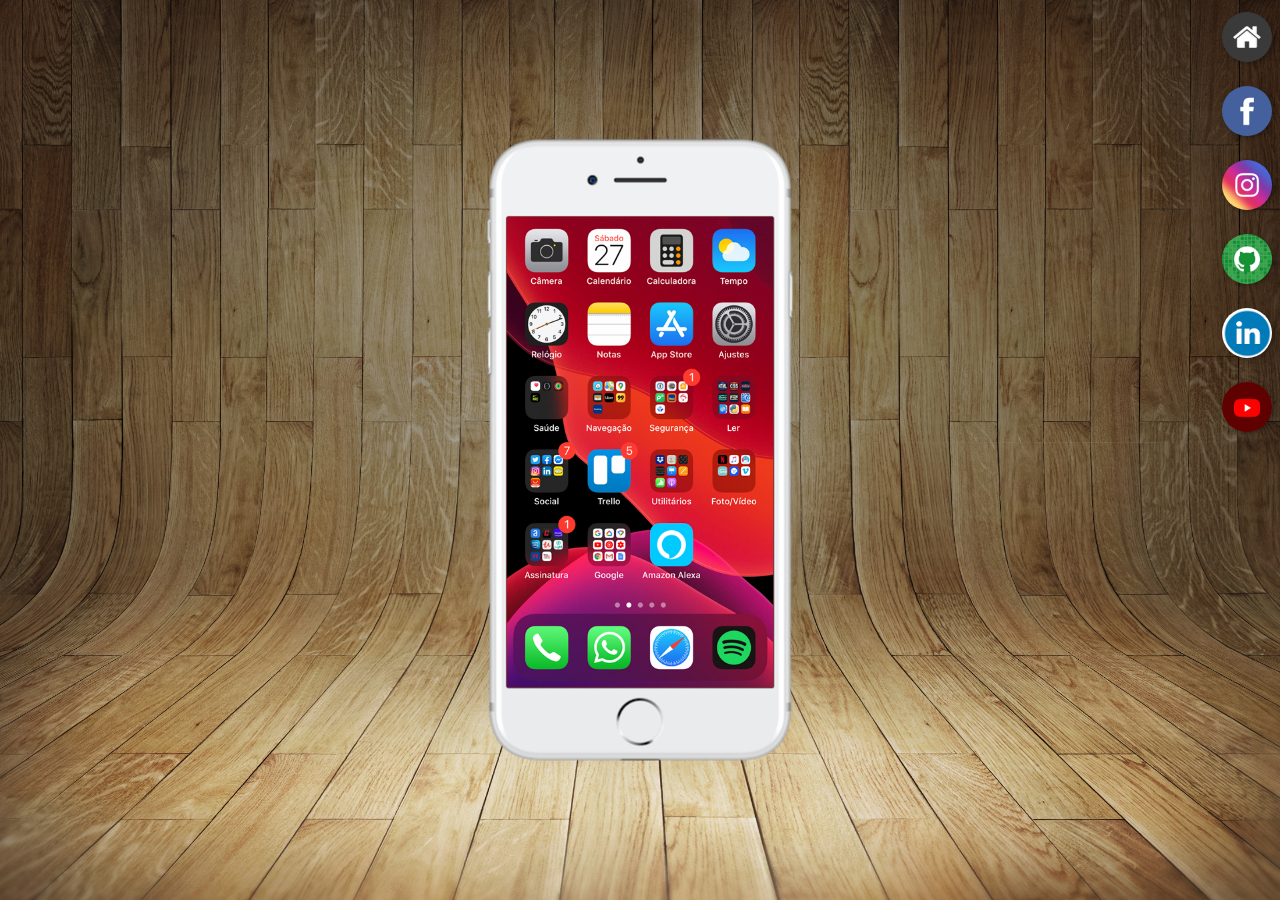
<file: index.html>
<!DOCTYPE html>
<html lang="pt-br">
<head>
    <meta charset="UTF-8">
    <meta http-equiv="X-UA-Compatible" content="IE=edge">
    <meta name="viewport" content="width=device-width, initial-scale=1.0">
    <title>Projeto redes sociais</title>
    <link rel="stylesheet" href="estilos/style.css">
</head>
<body>
        <section id="telefone">
            <iframe id="tela" src="home.html" name="tela" frameborder="0"></iframe>
        </section>

        <section id="botoes">
            <a href="home.html" target="tela"><img src="imagens/logo-home.jpg" alt="Home"></a> <br>
            <a href="facebook.html" target="tela"><img src="imagens/logo-facebook.jpg" alt="Facebook"></a> <br>
            <a href="instagram.html" target="tela"><img src="imagens/logo-instagram.jpg" alt="Instagram"></a> <br>
            <a href="cosntrução.html" target="tela"><img src="imagens/logo-github.jpg" alt="Github"></a> <br>
            <a href="cosntrução.html" target="tela"><img src="imagens/logo-linkedin.png" alt="Linkedin"></a> <br>
            <a href="cosntrução.html" target="tela"><img src="imagens/logo-youtube.jpg" alt="Youtube"></a>
        </section>
</body>
</html>
</file>
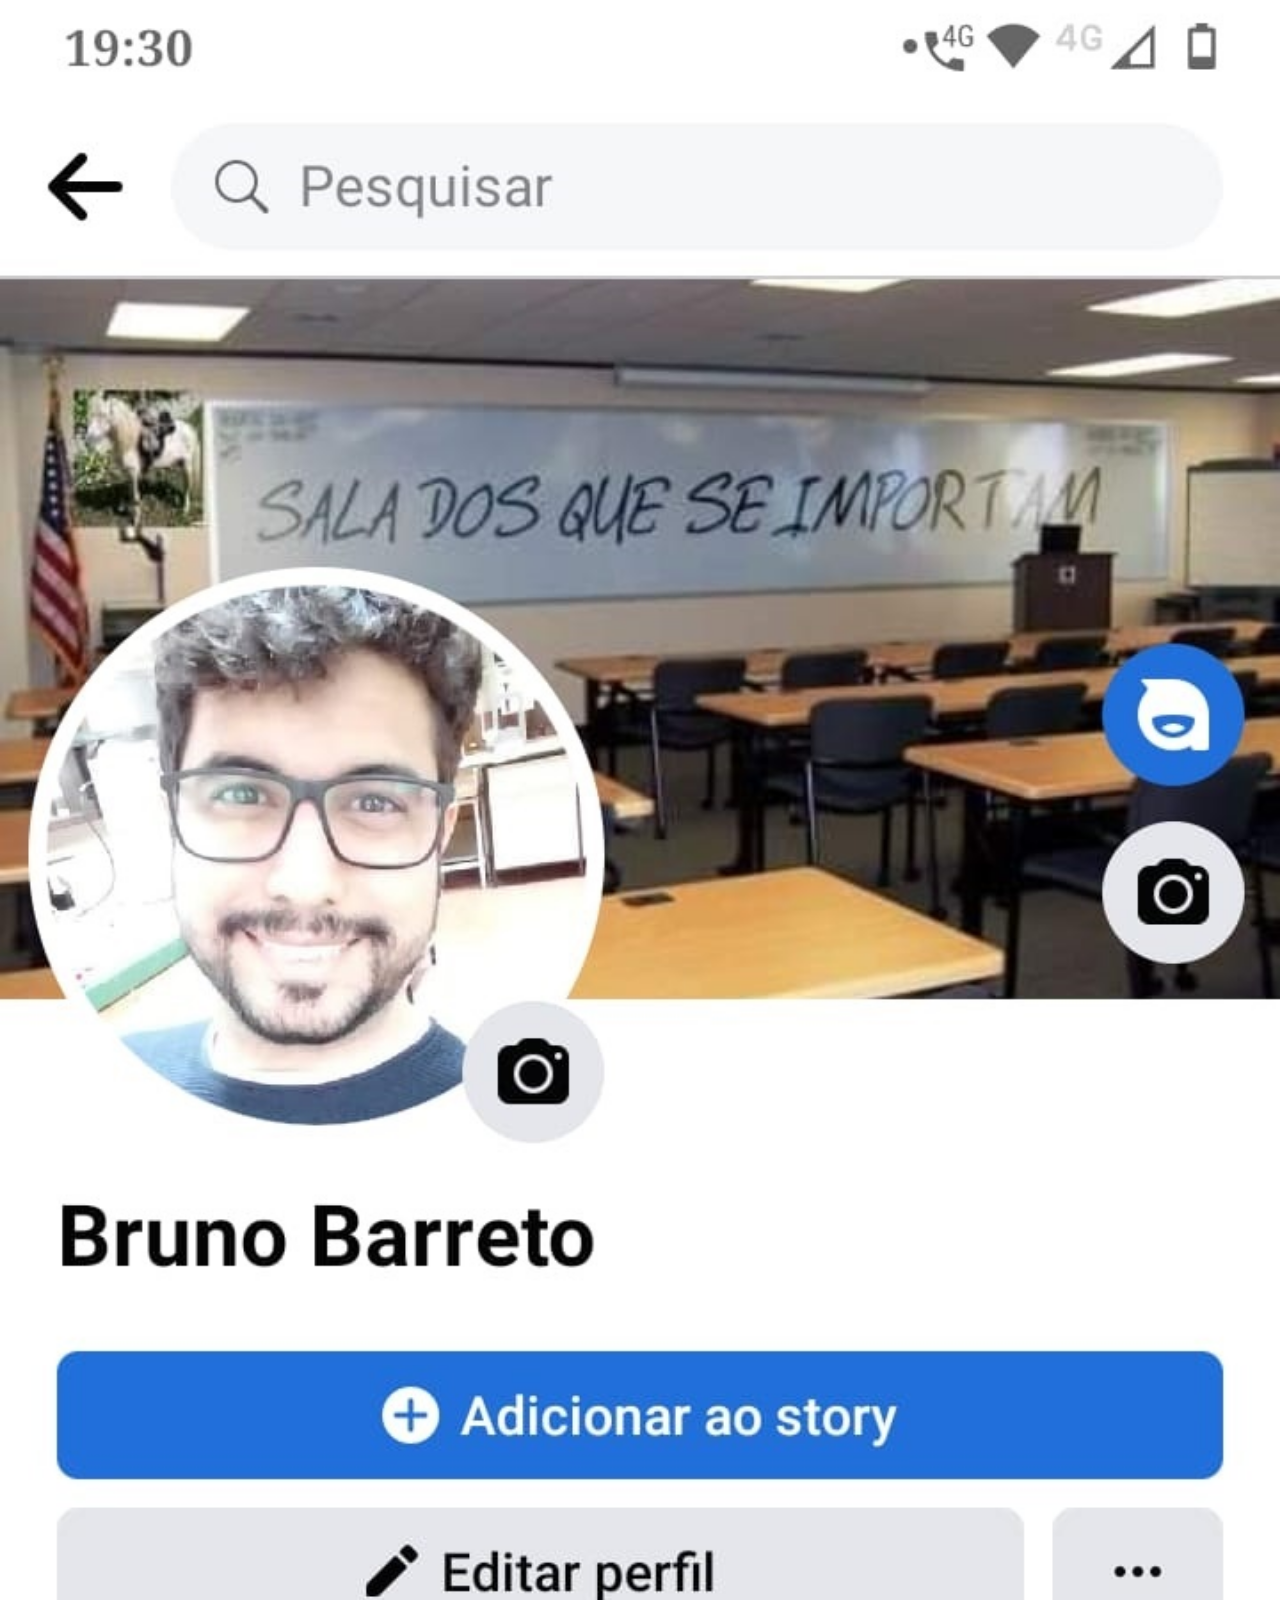
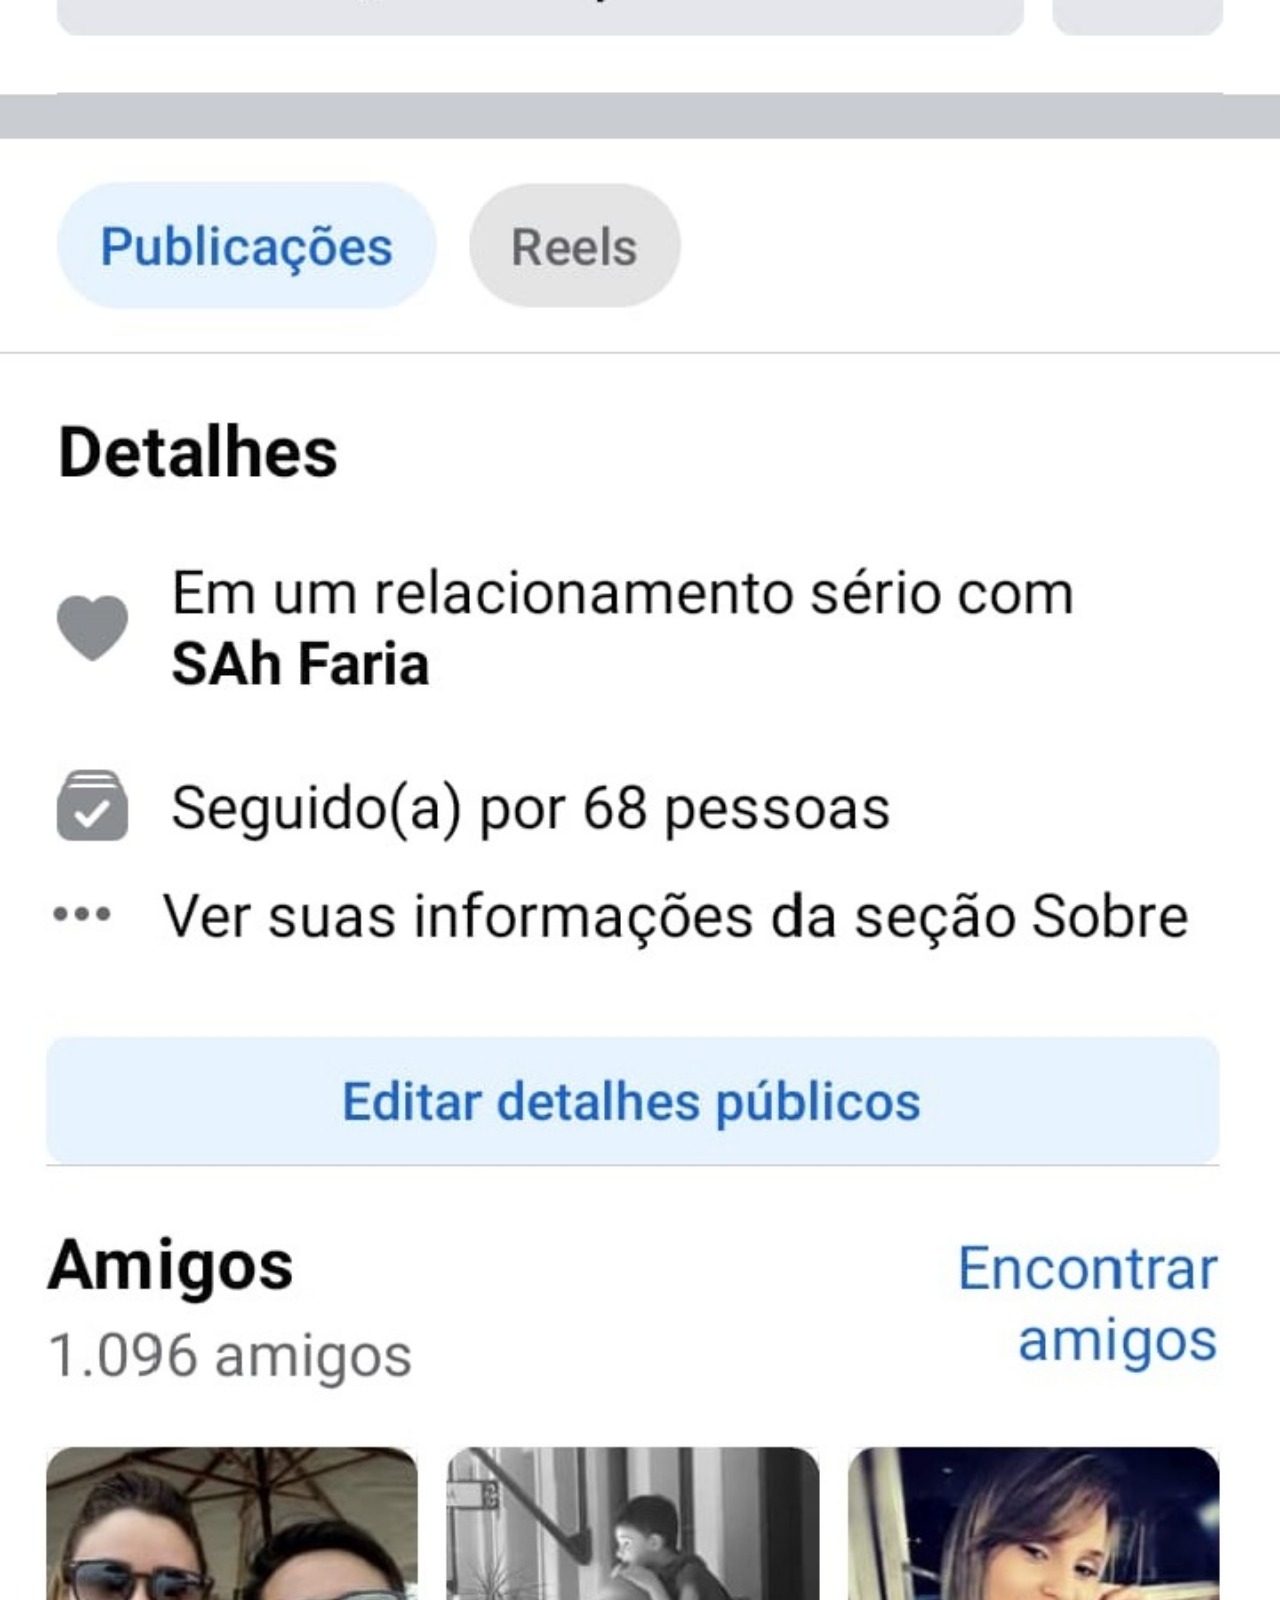
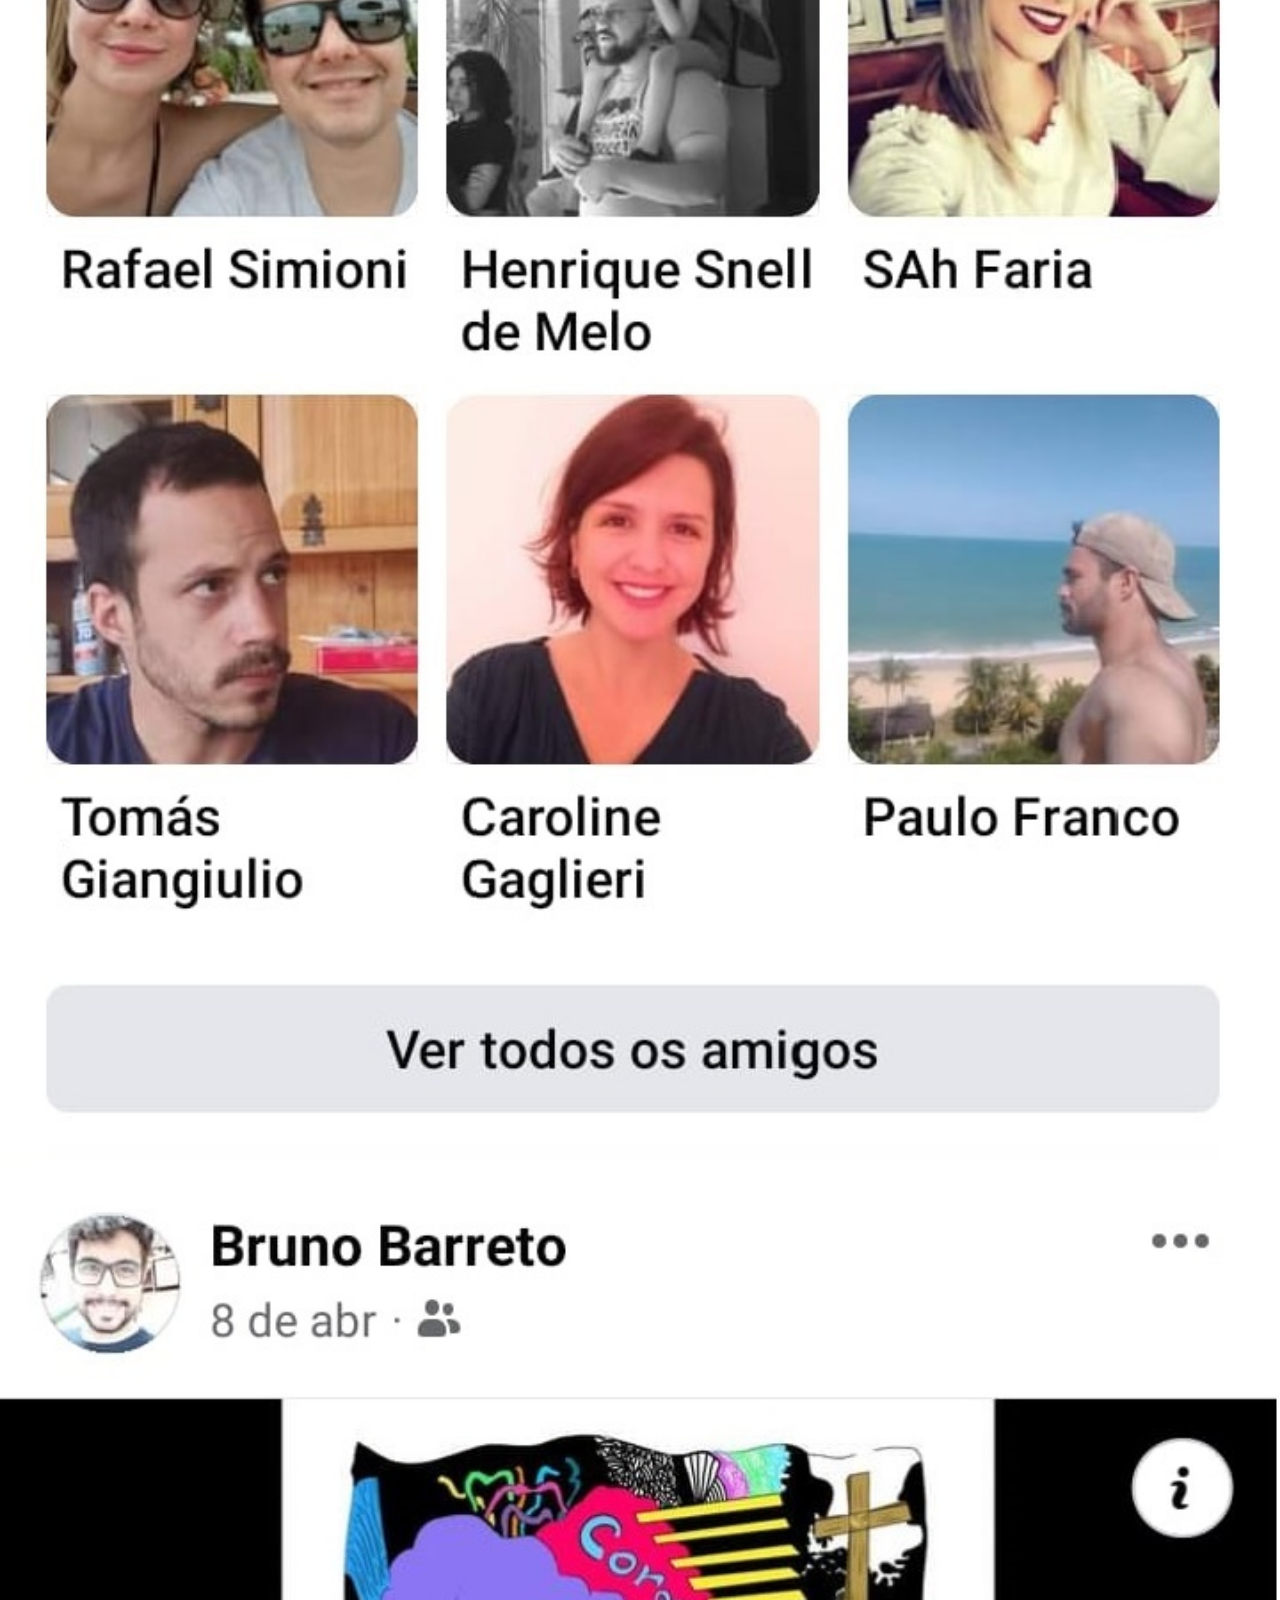
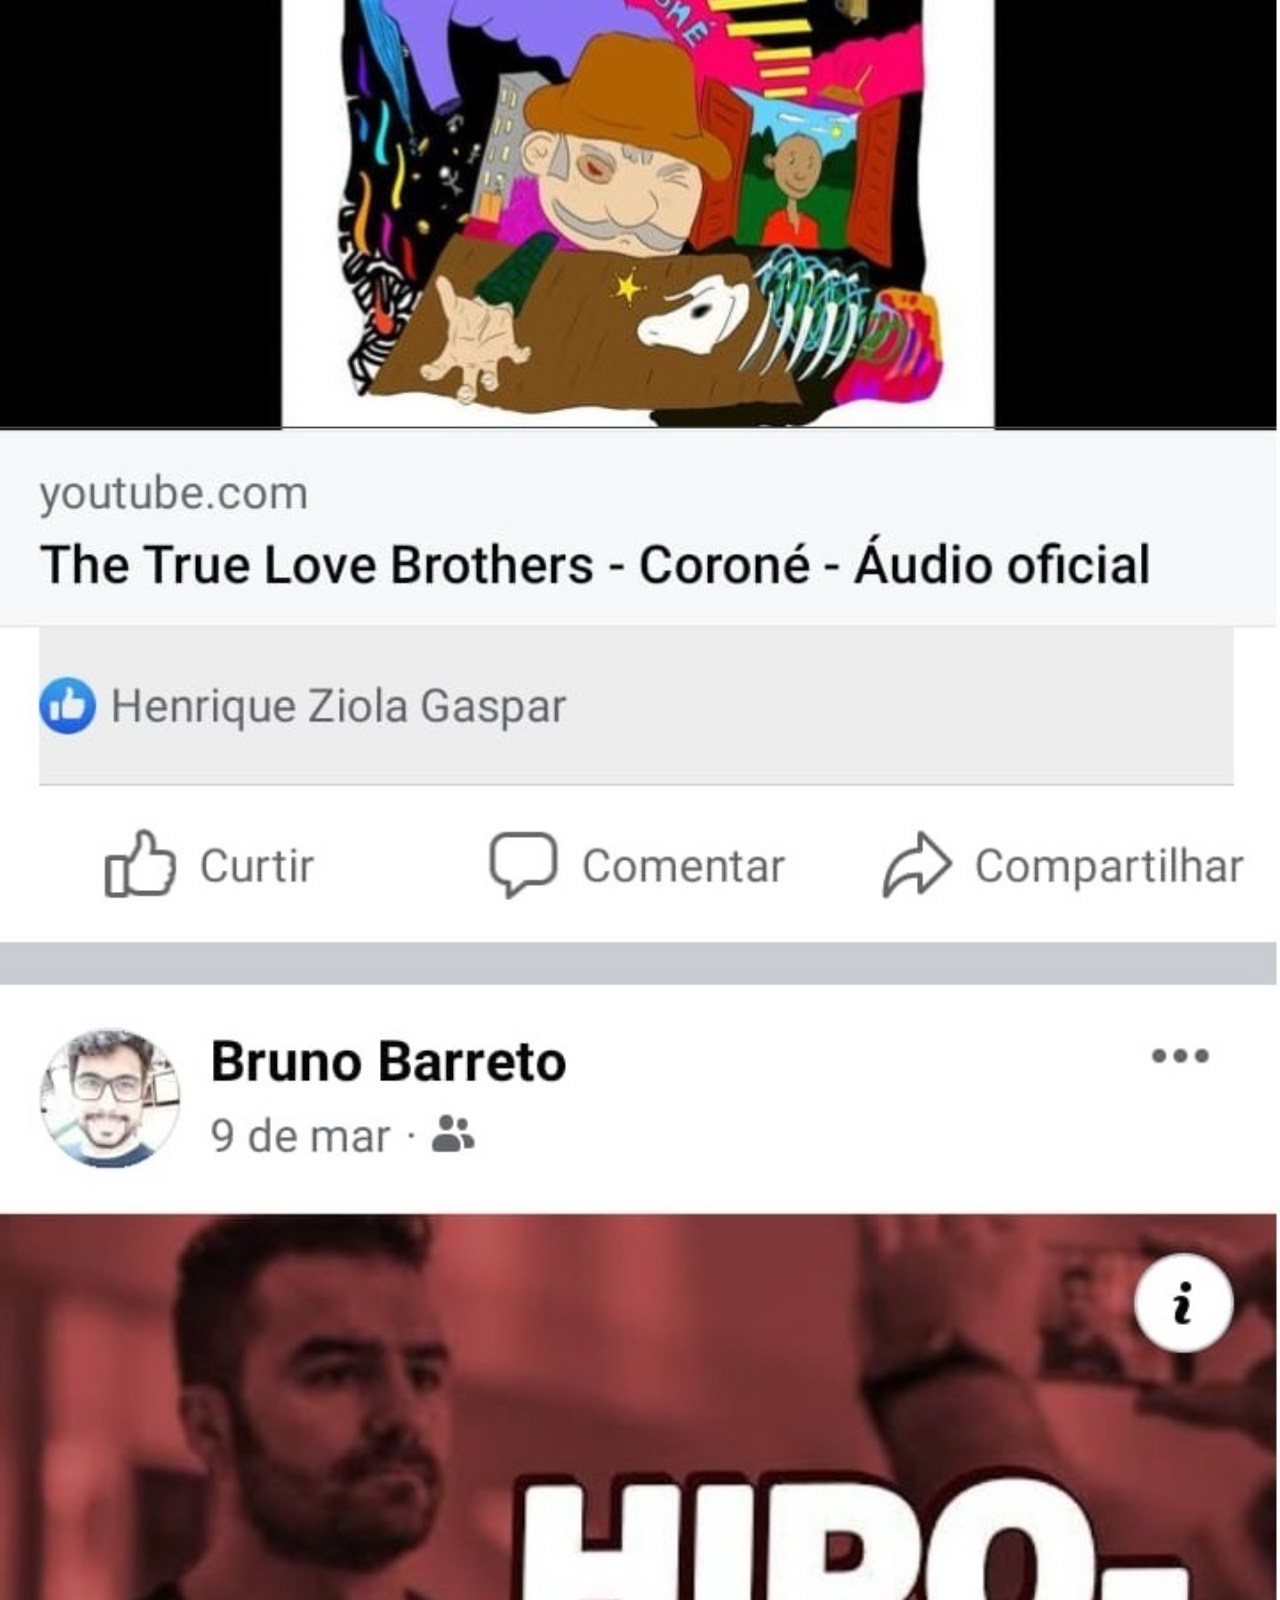
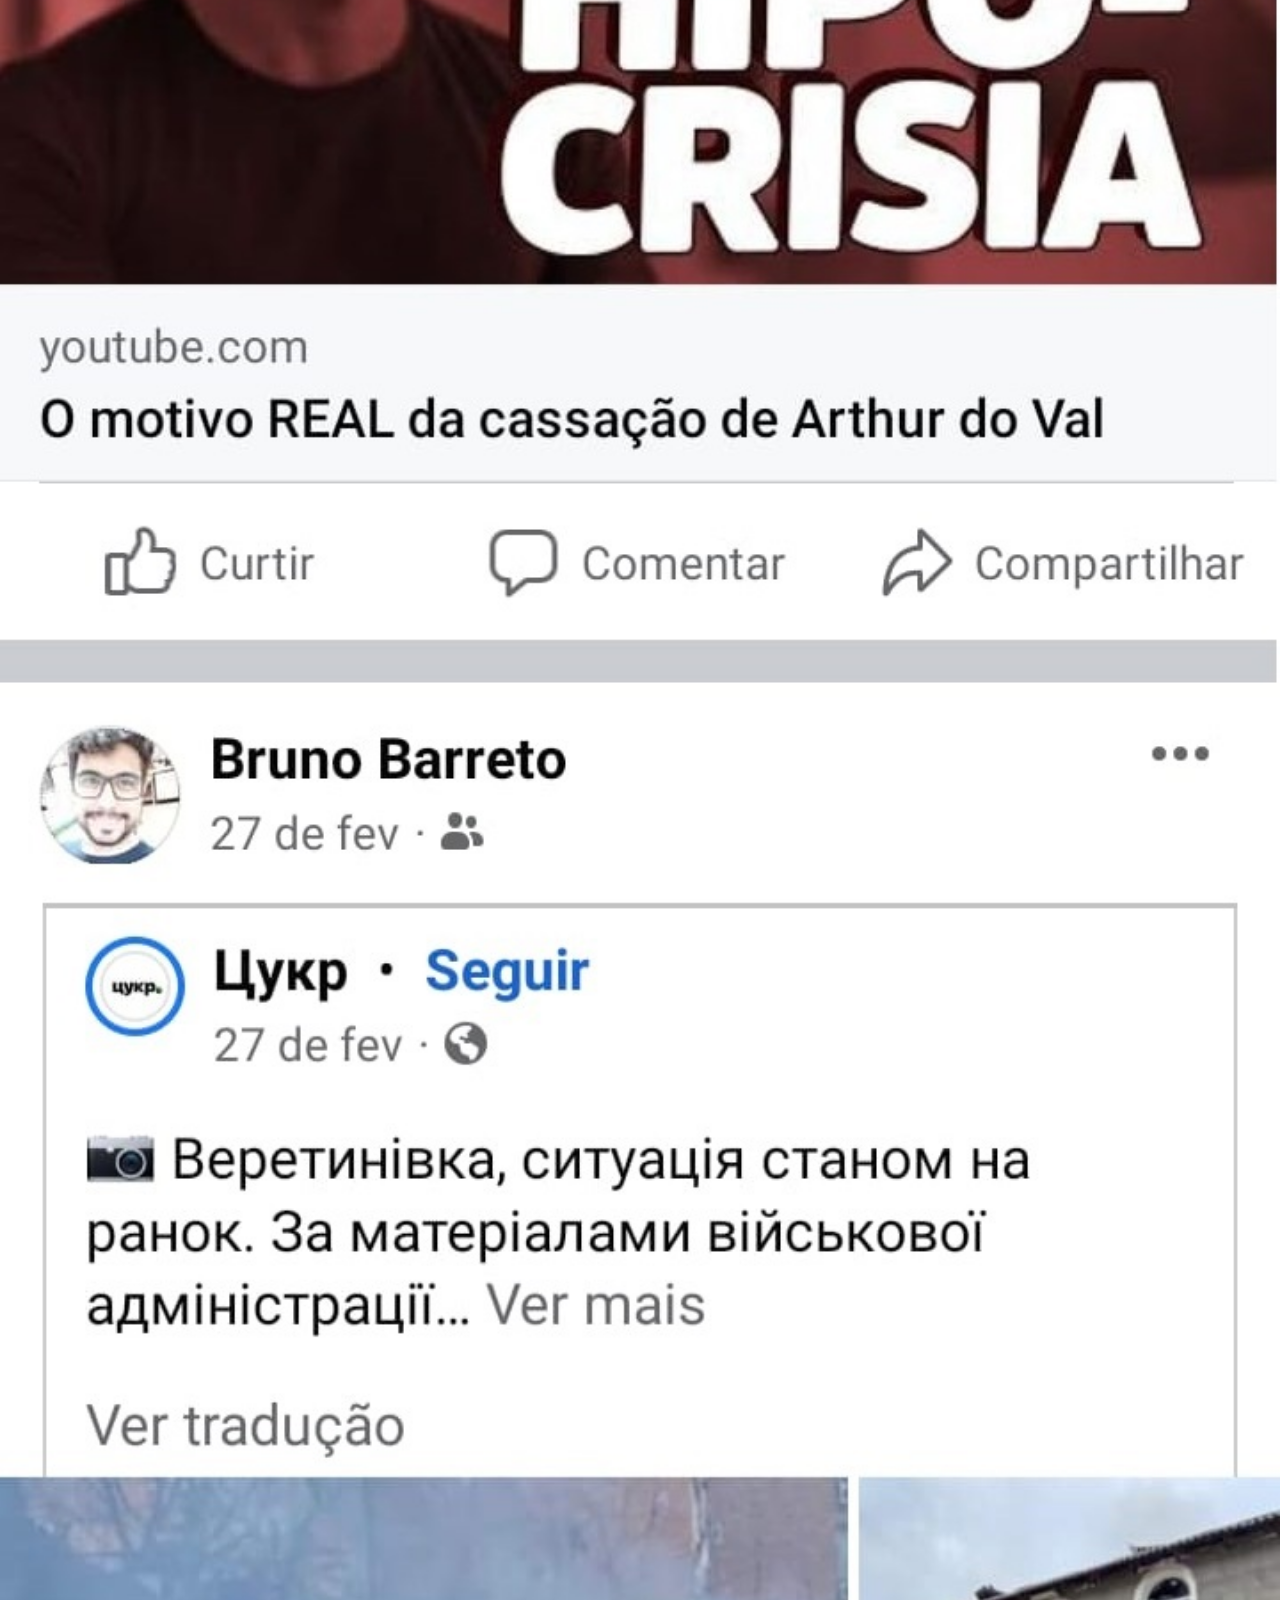
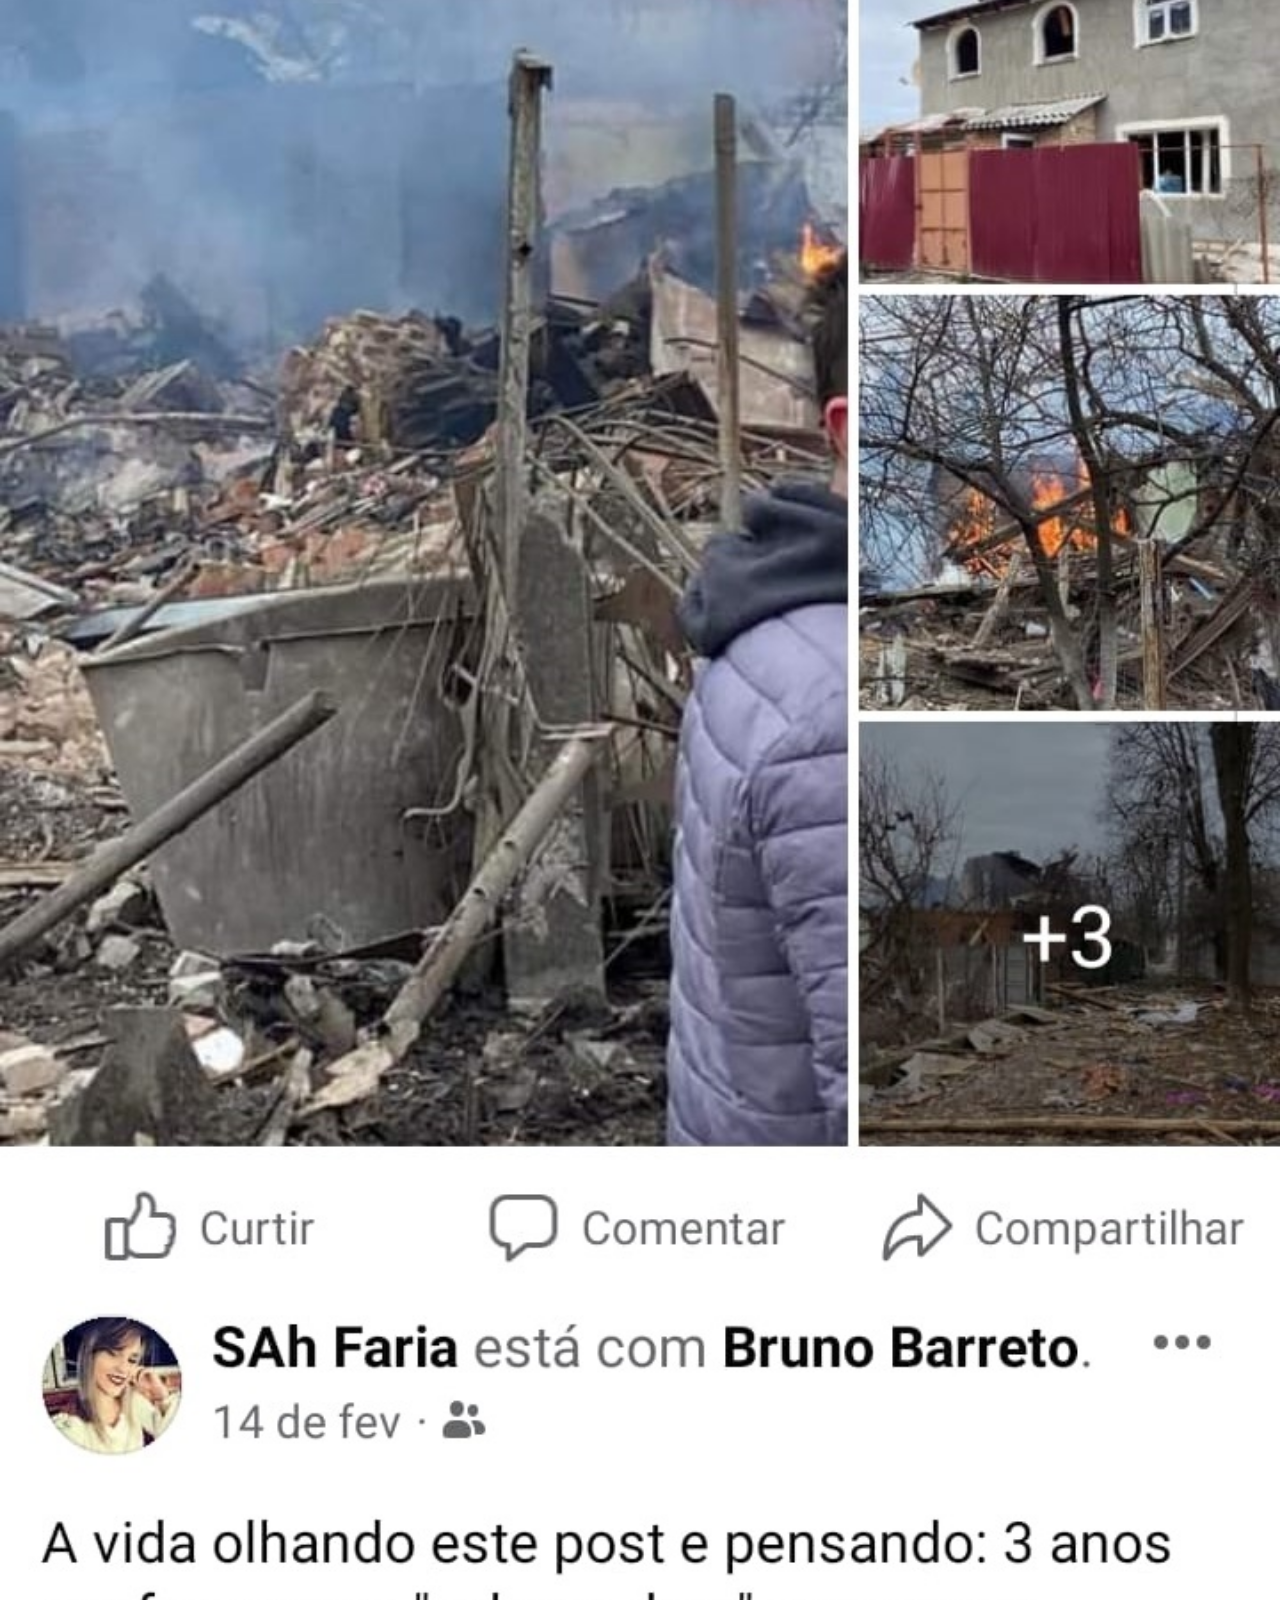
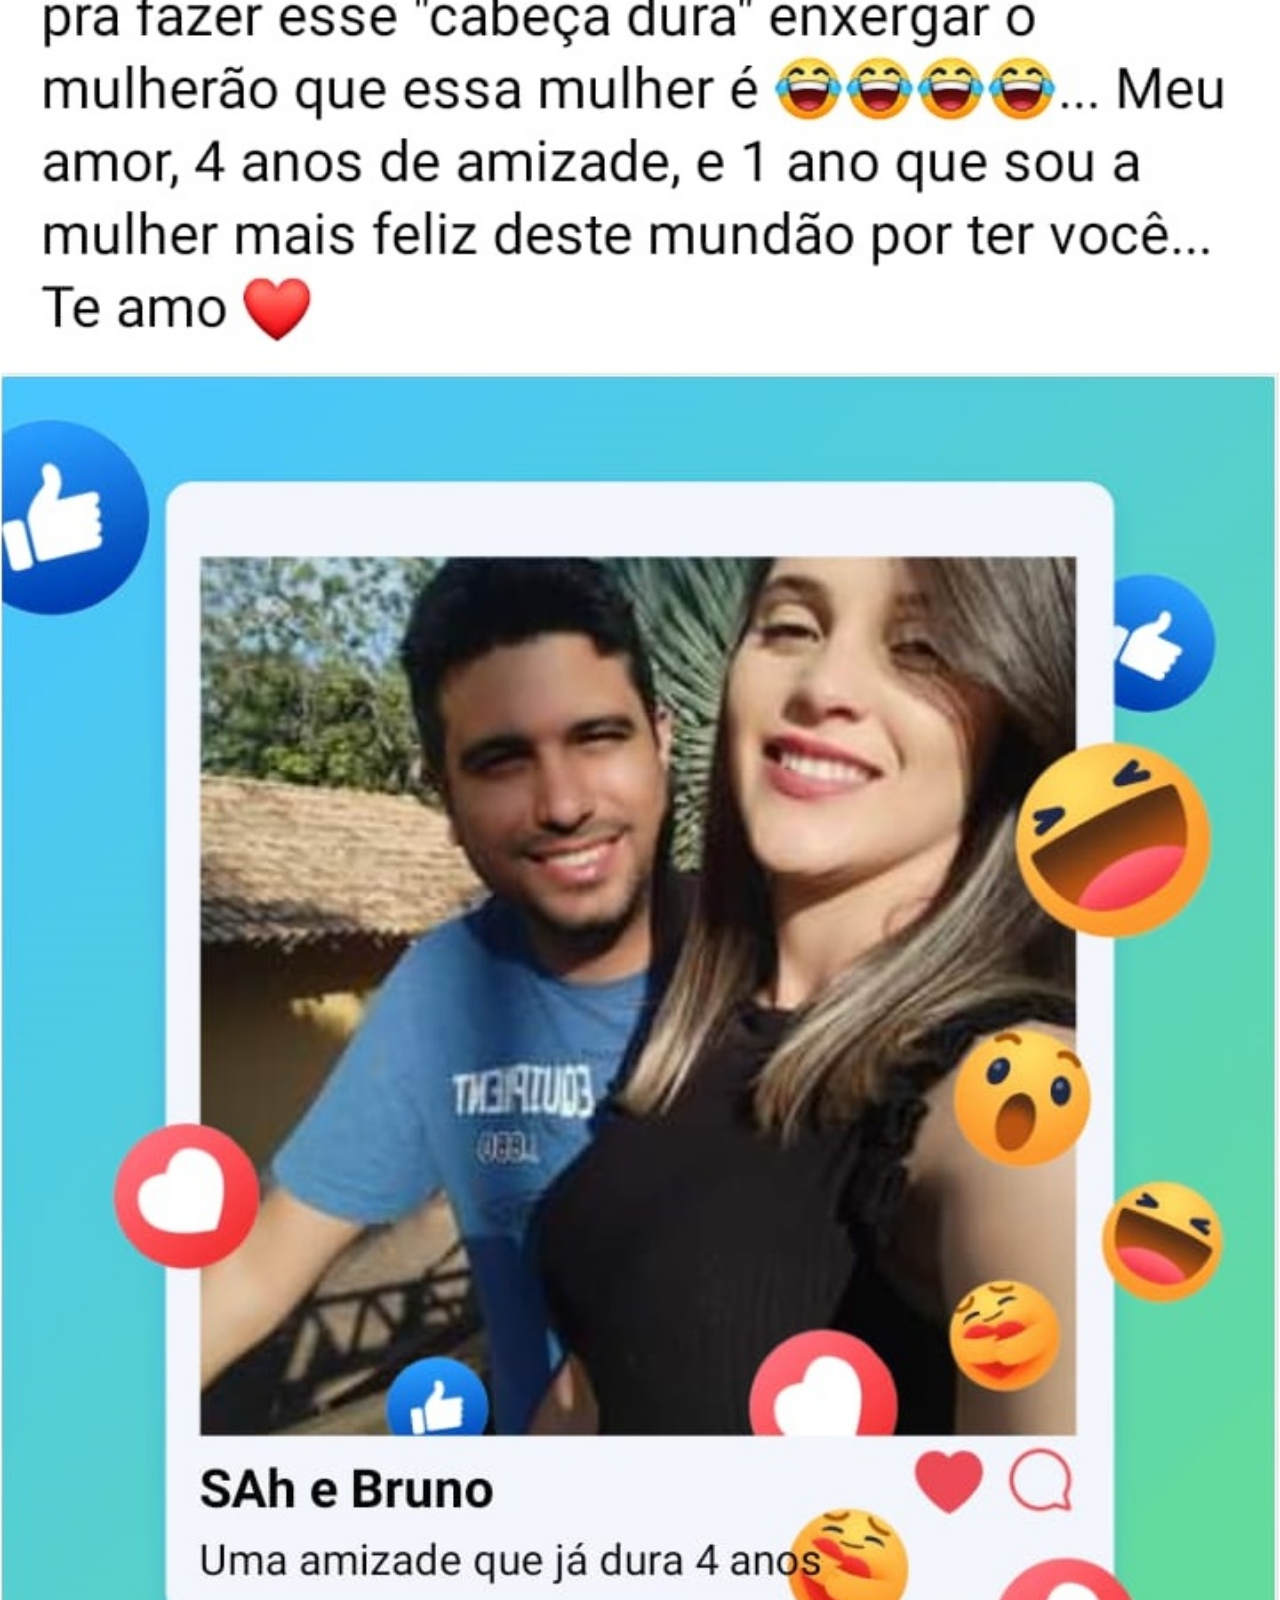
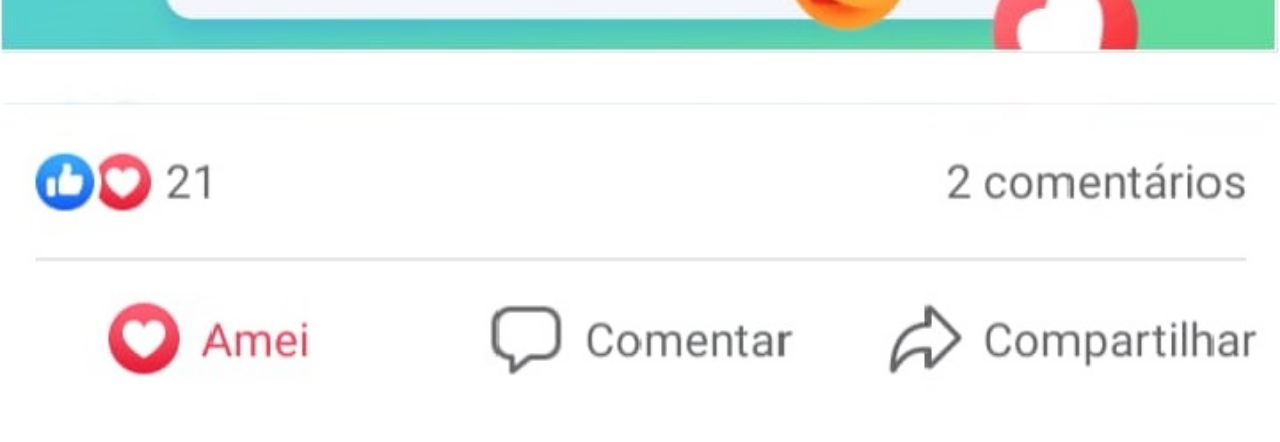
<file: facebook.html>
<!DOCTYPE html>
<html lang="pt-br">
<head>
    <meta charset="UTF-8">
    <meta http-equiv="X-UA-Compatible" content="IE=edge">
    <meta name="viewport" content="width=device-width, initial-scale=1.0">
    <title>instagram</title>
    <link rel="stylesheet" href="estilos/social.css">
    <style>
        
    </style>
</head>
<body>
    <img src="imagens/Facebook.jpg" alt="Facebook">
    <a href="alternativo.html">ACESSE</a>
</body>
</html>
</file>
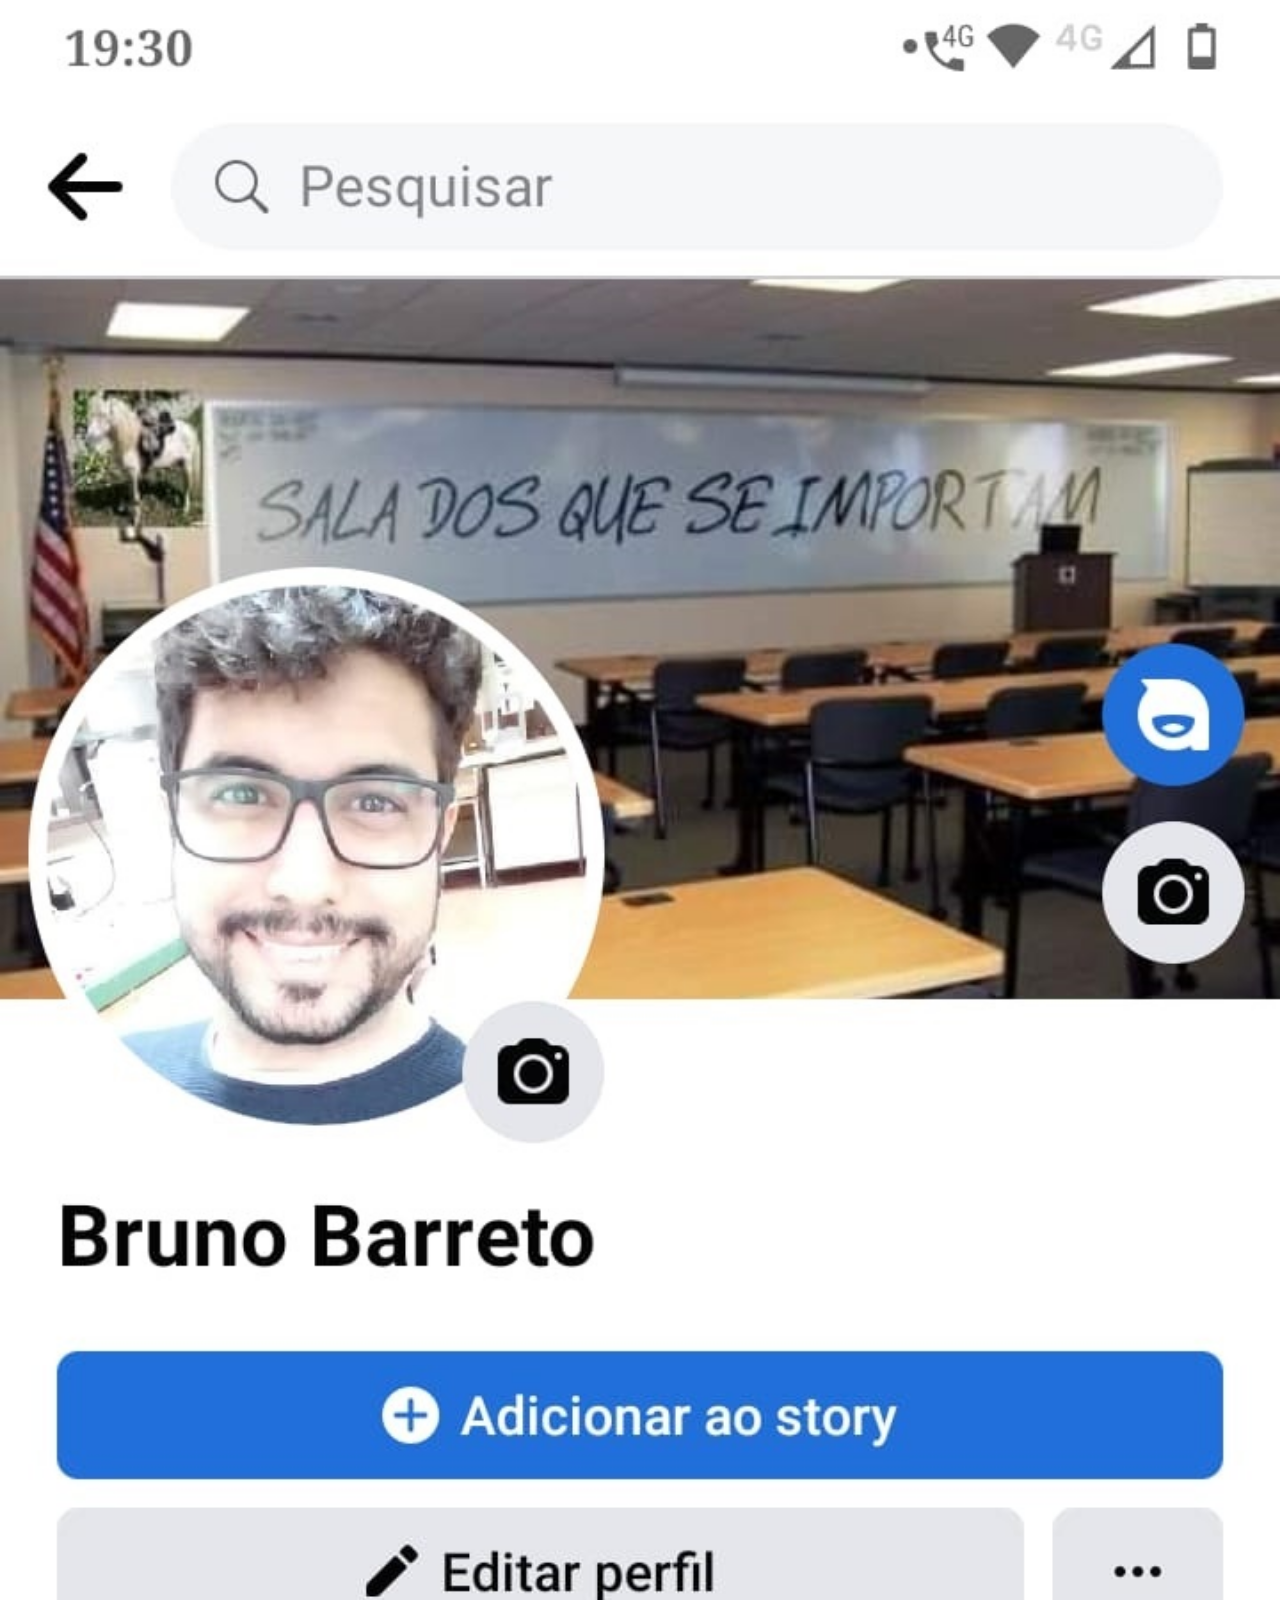
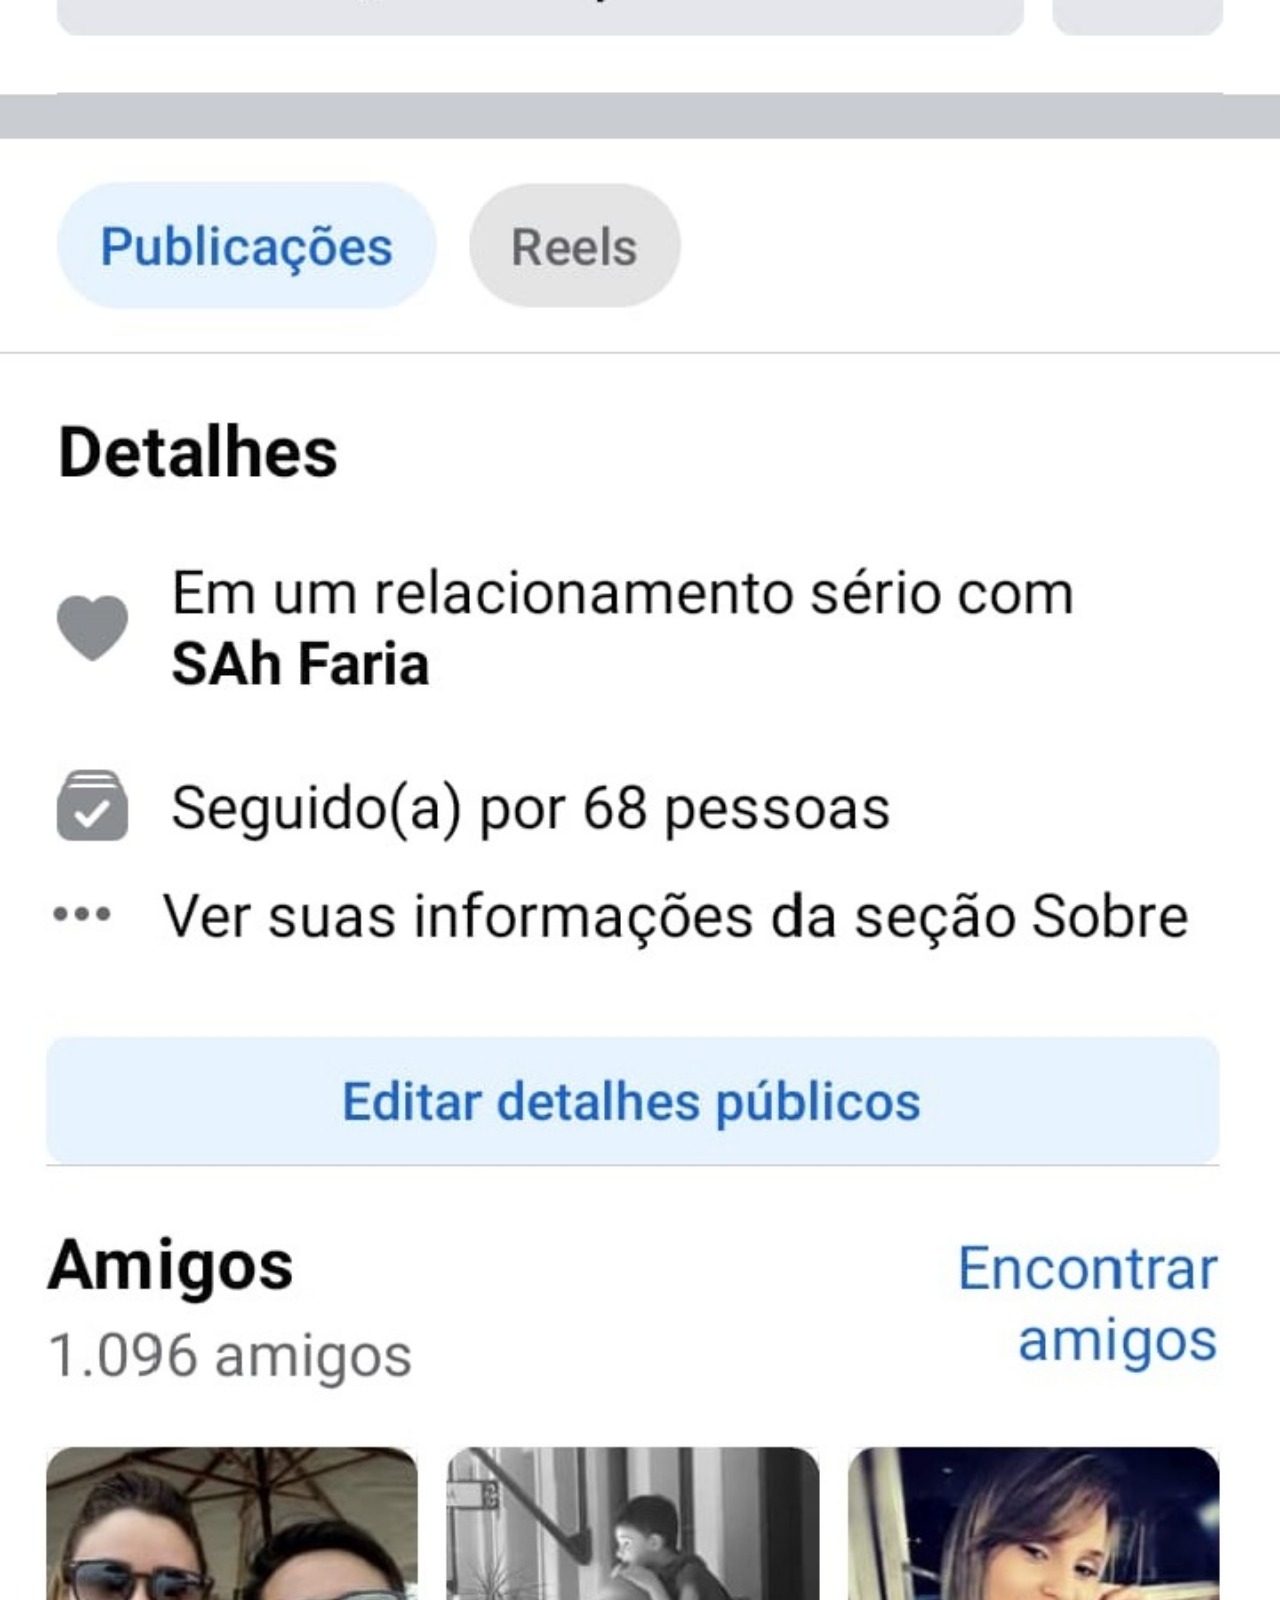
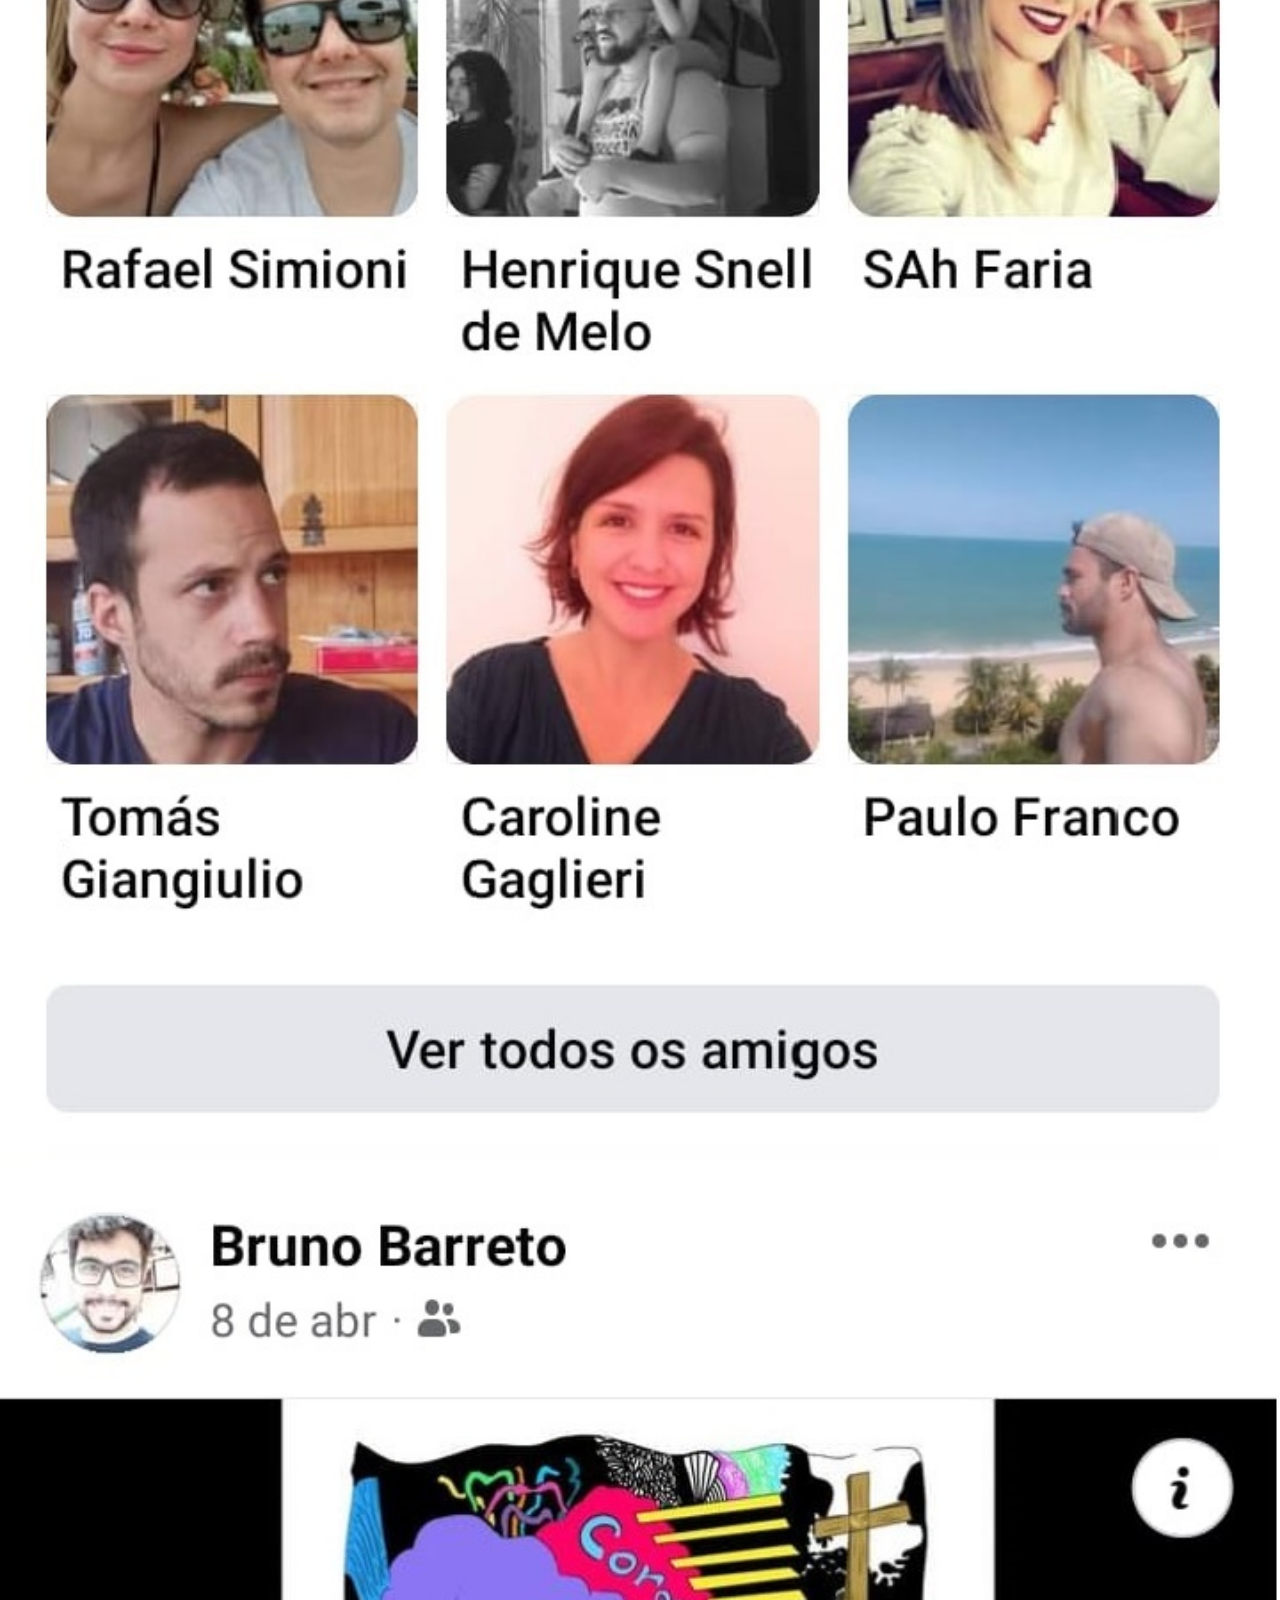
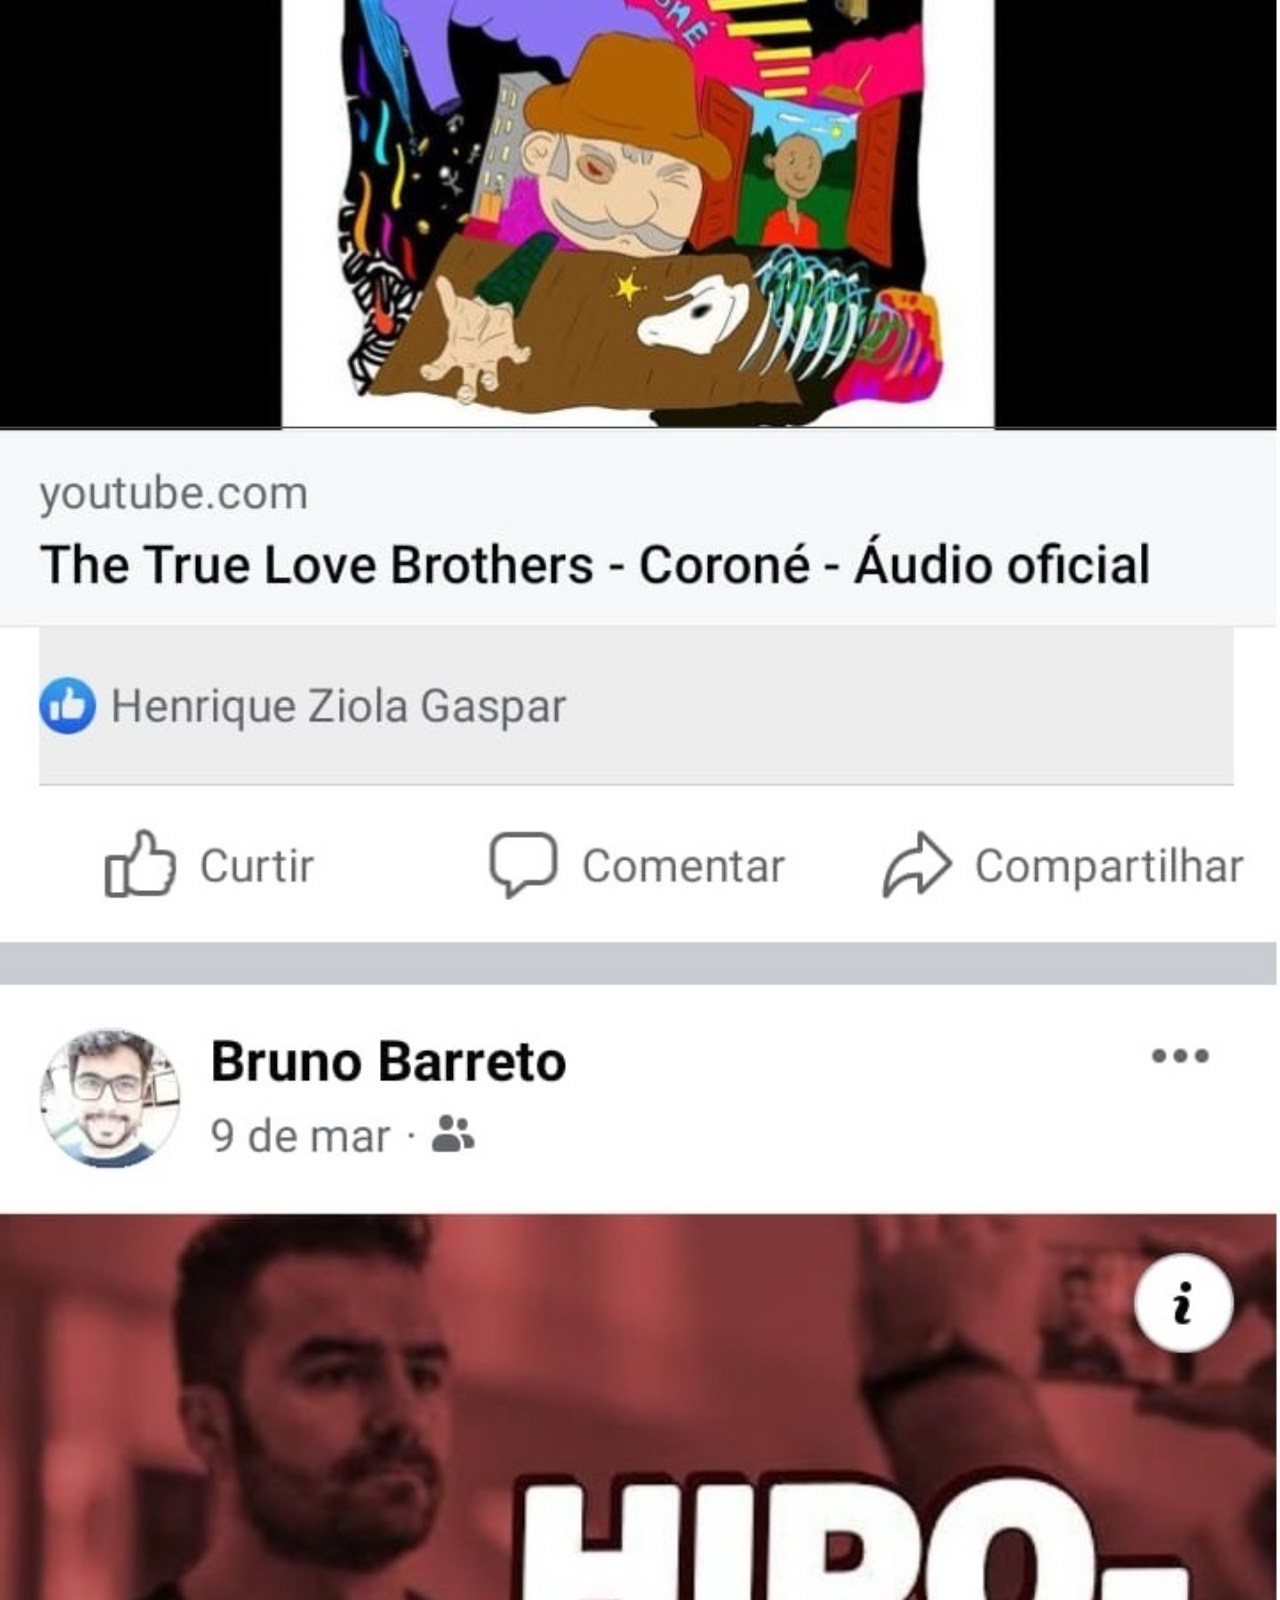
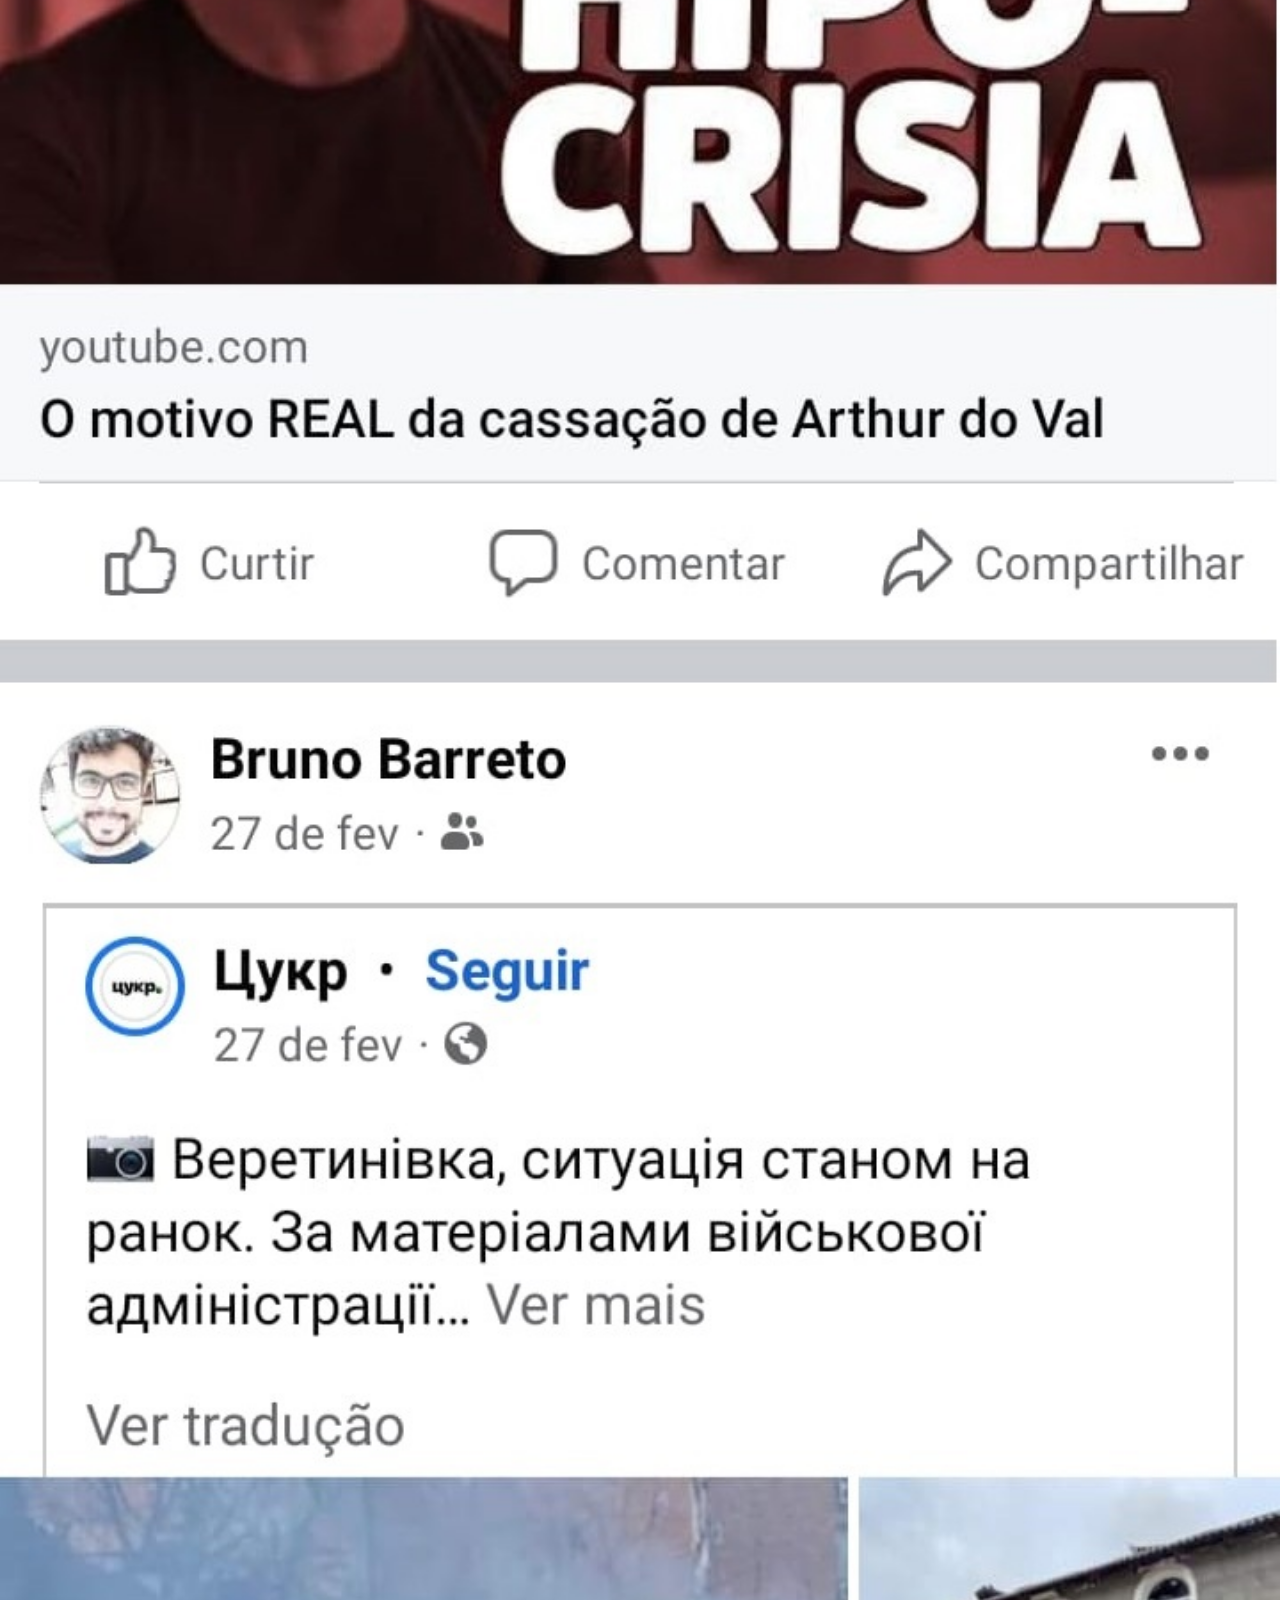
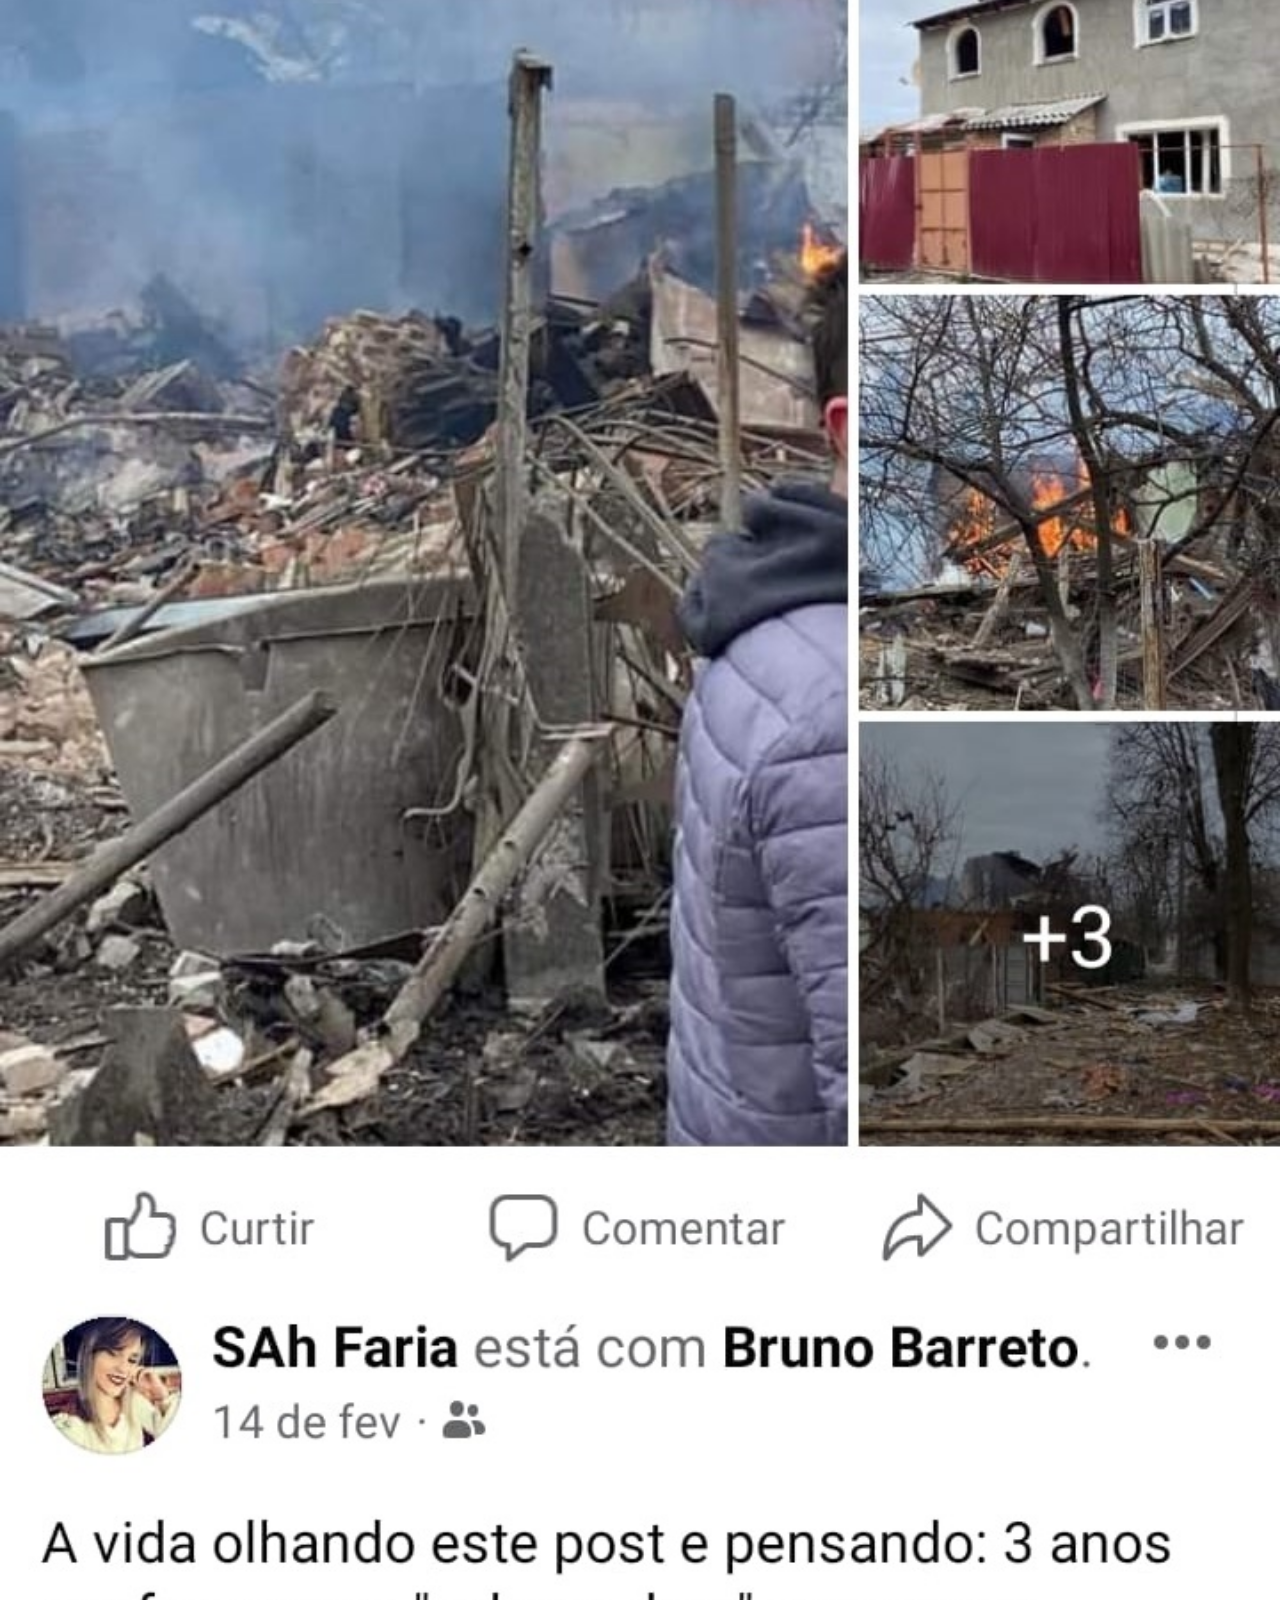
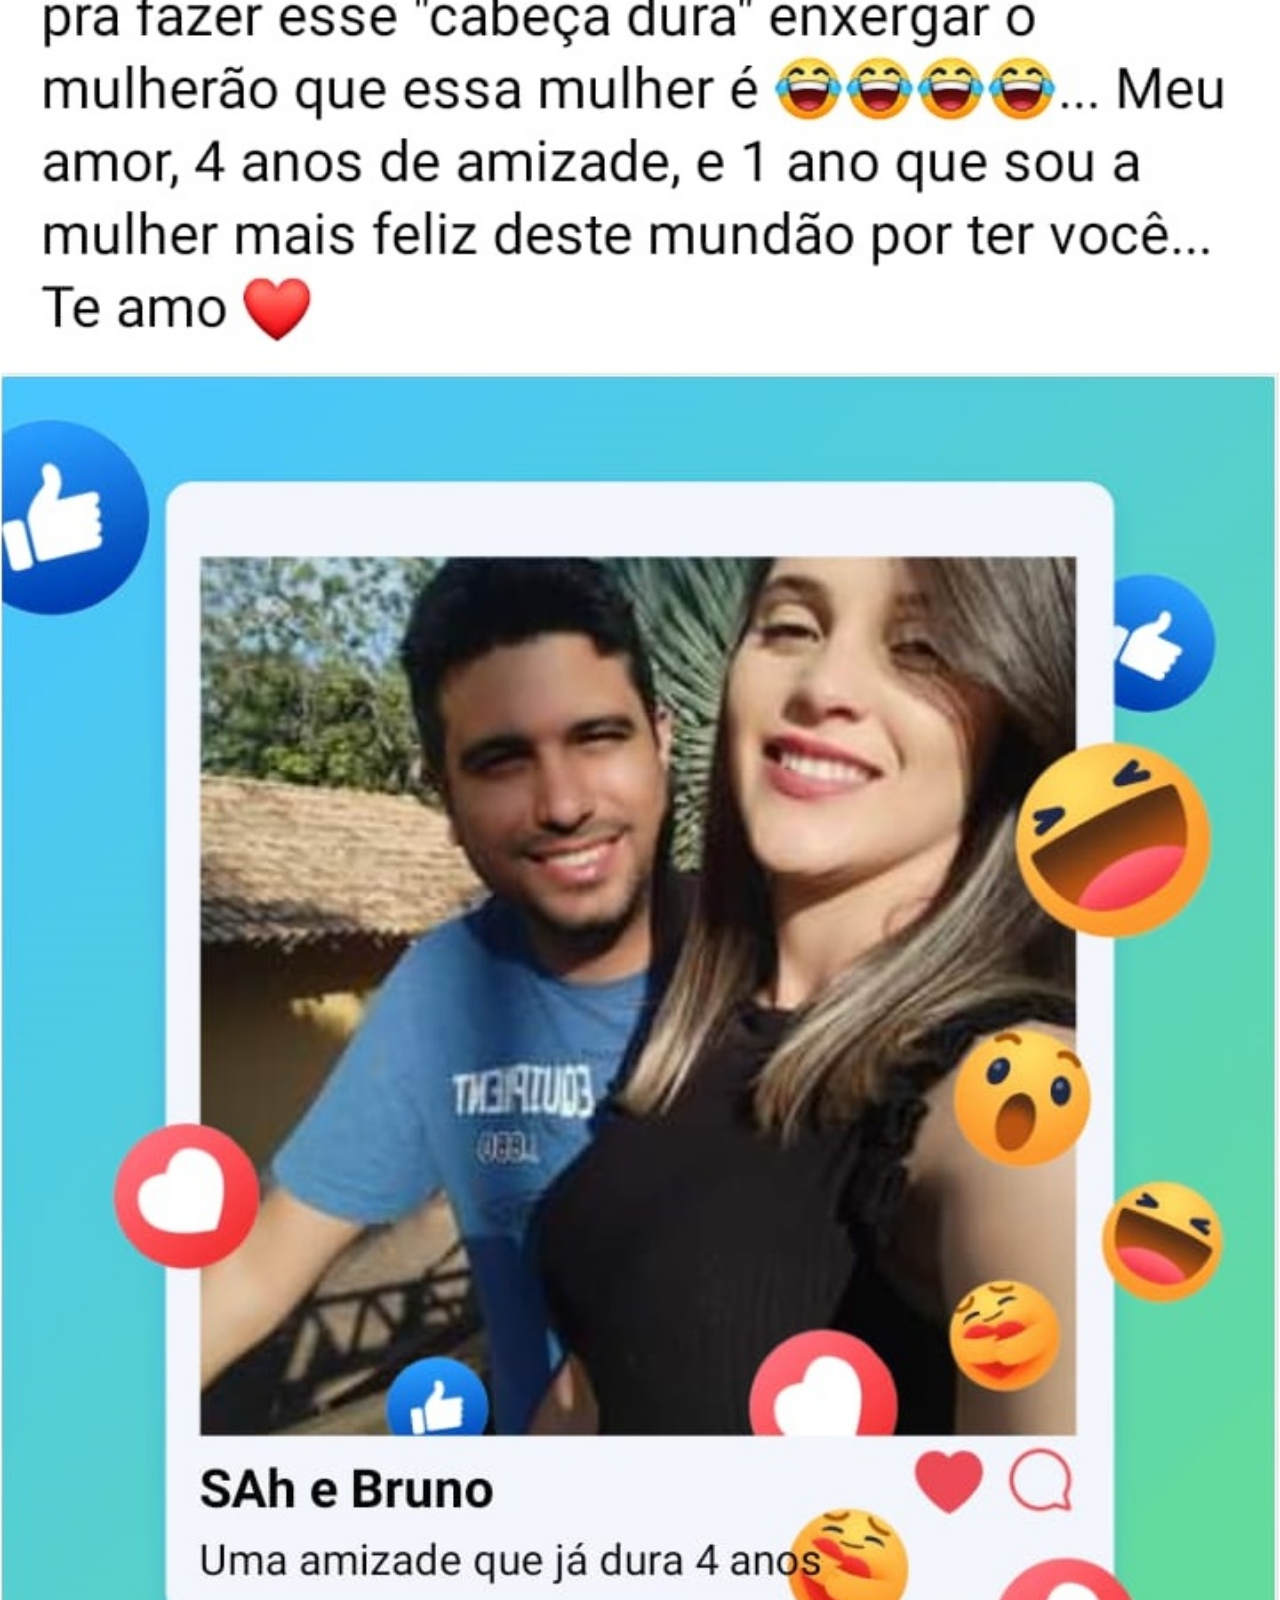
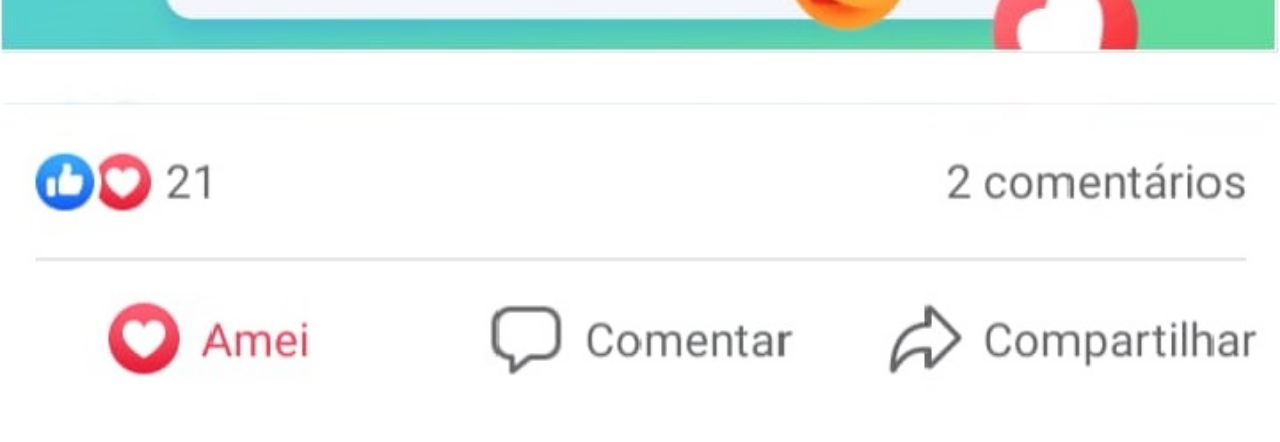
<file: github.html>
<!DOCTYPE html>
<html lang="pt-br">
<head>
    <meta charset="UTF-8">
    <meta http-equiv="X-UA-Compatible" content="IE=edge">
    <meta name="viewport" content="width=device-width, initial-scale=1.0">
    <title>instagram</title>
    <link rel="stylesheet" href="estilos/social.css">
</head>
<body>
    <img src="imagens/Facebook.jpg" alt="Facebook">
    <a href="alternativo.html">ACESSE</a>
</body>
</html>
</file>
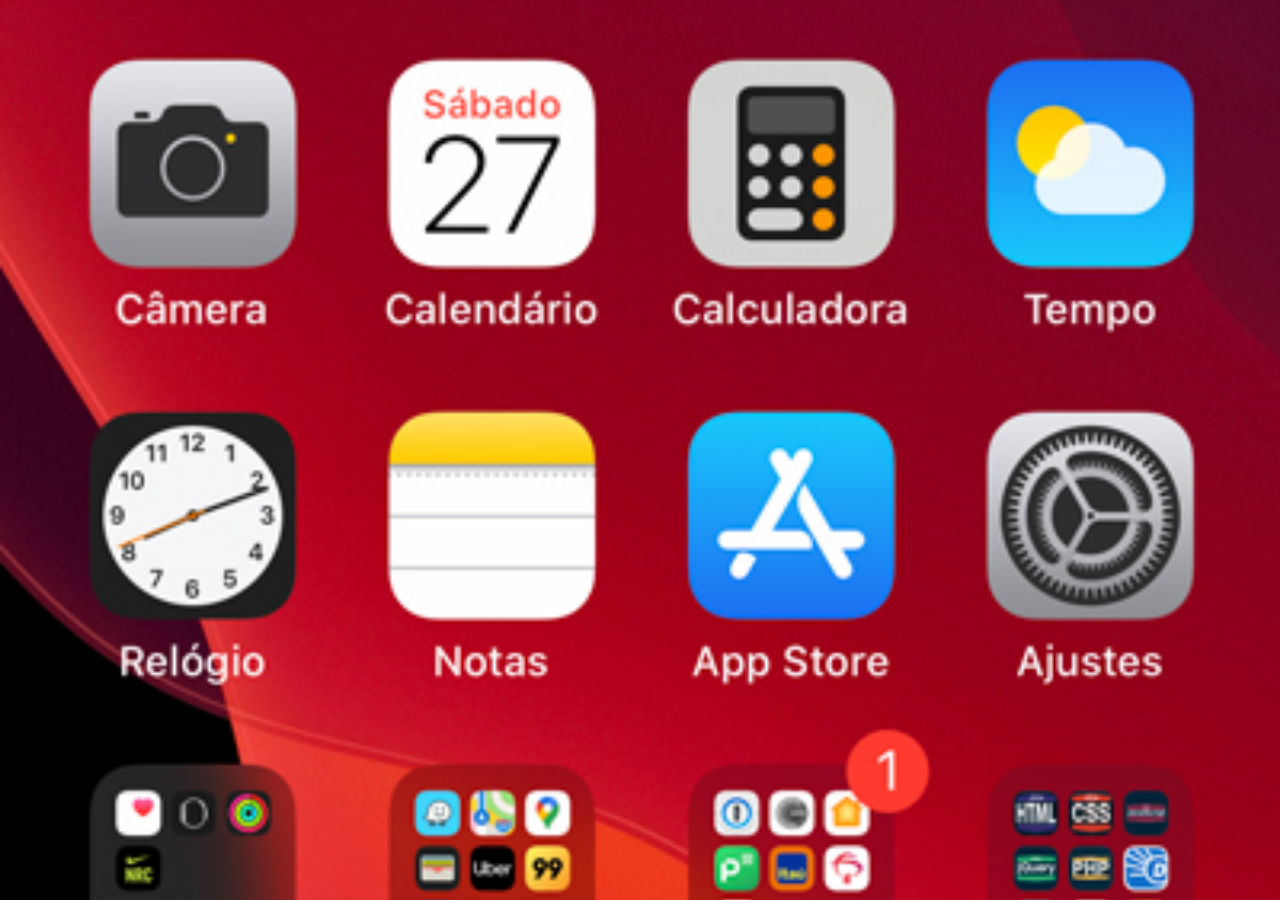
<file: home.html>
<!DOCTYPE html>
<html lang="en">
<head>
    <meta charset="UTF-8">
    <meta http-equiv="X-UA-Compatible" content="IE=edge">
    <meta name="viewport" content="width=device-width, initial-scale=1.0">
    <title>Document</title>
    <link rel="stylesheet" href="estilos/social.css">
    <style>
        * {
            padding: 0px;
            margin: 0px;
          }
          body {
            width: 100vw;
            height: 100vh;
            background-image: url('imagens/tela-home.jpg');
            background-repeat: no-repeat;
            background-position: top center;
            background-size: cover;
          }
    </style>
</head>
<body>
    
</body>
</html>
</file>
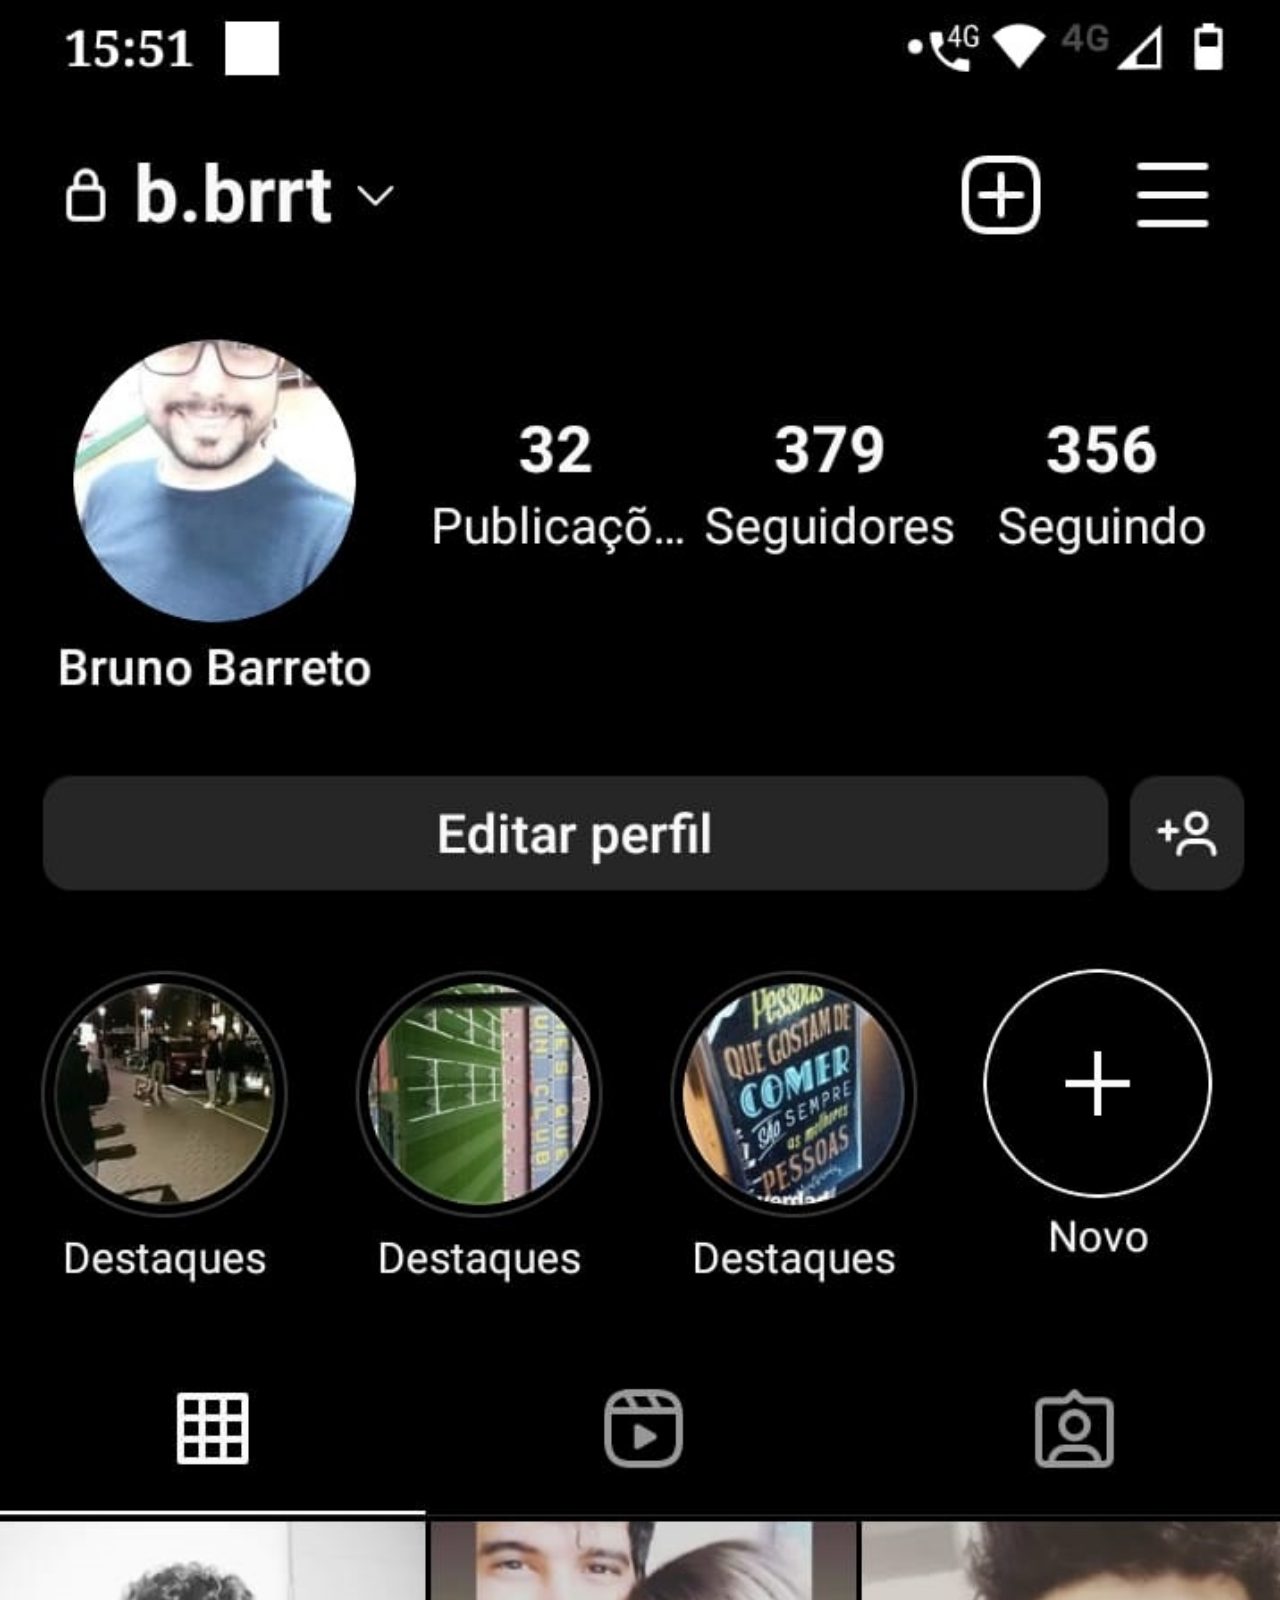
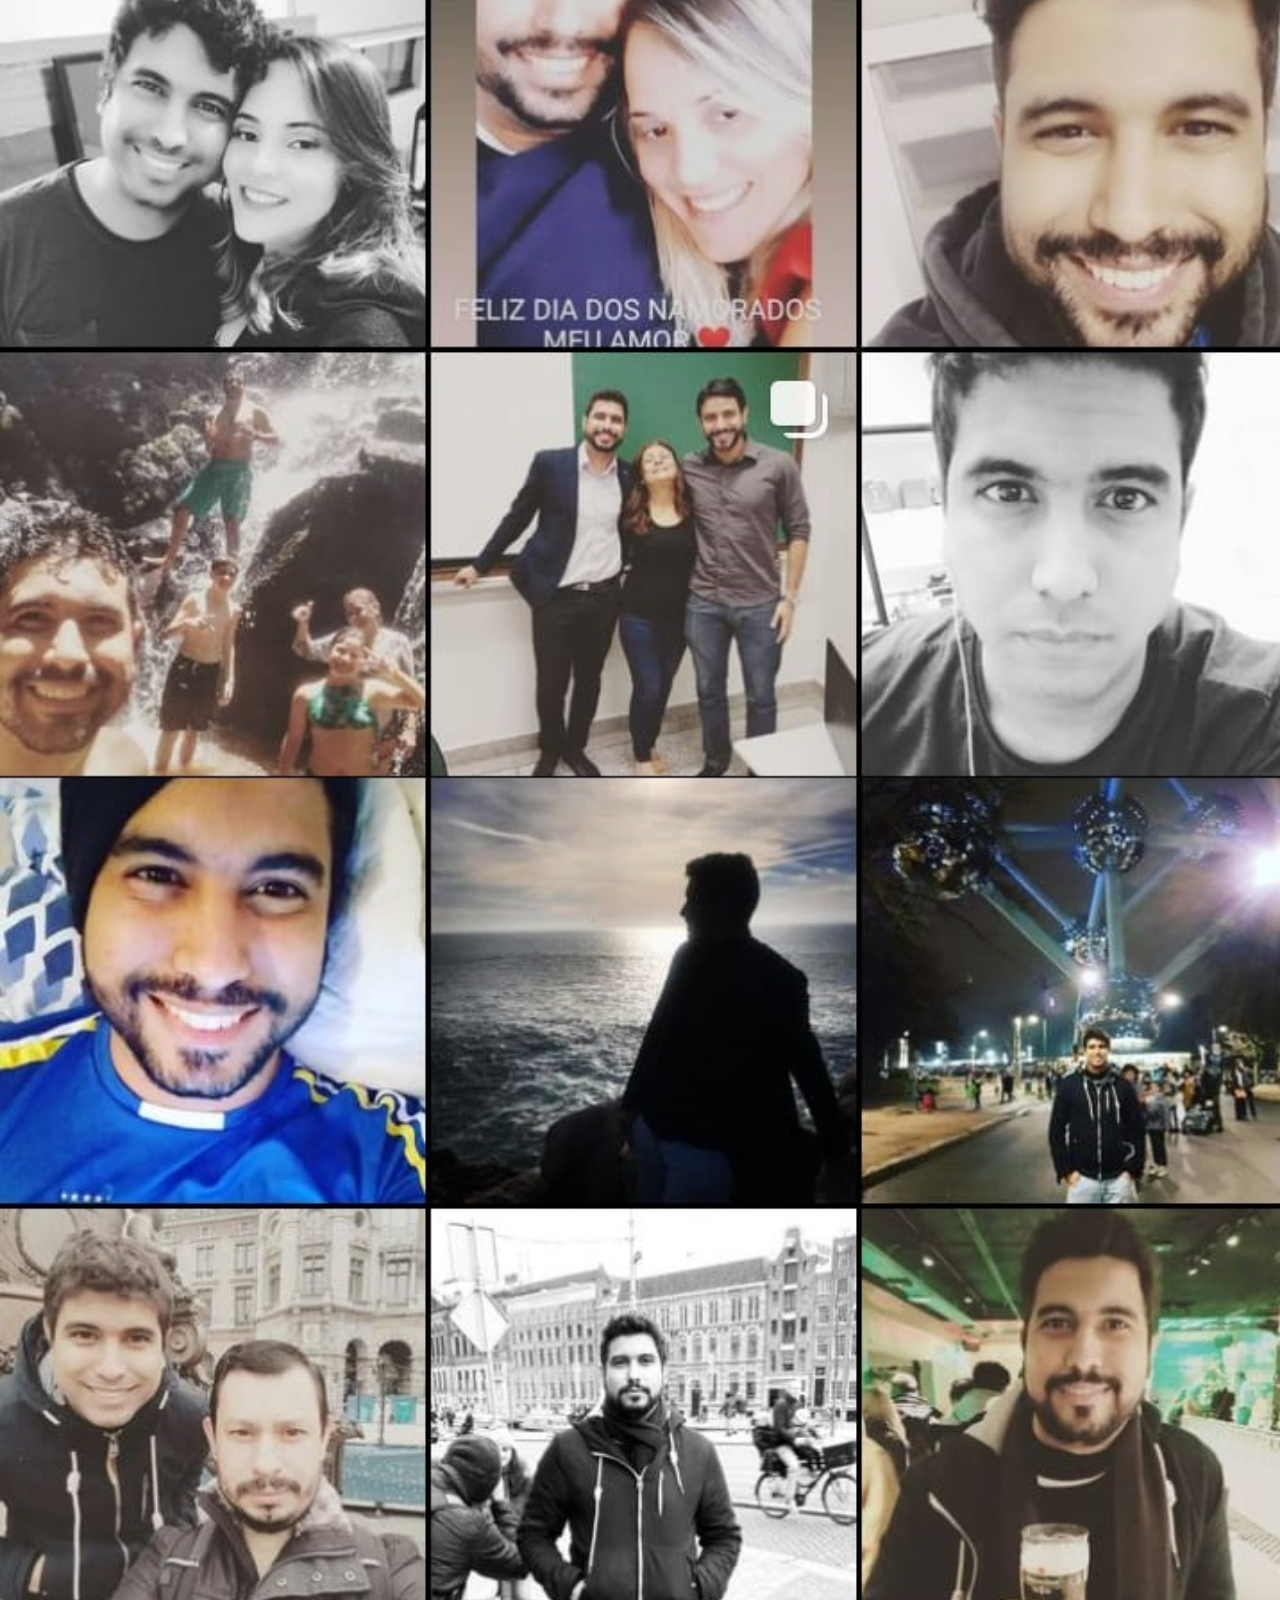
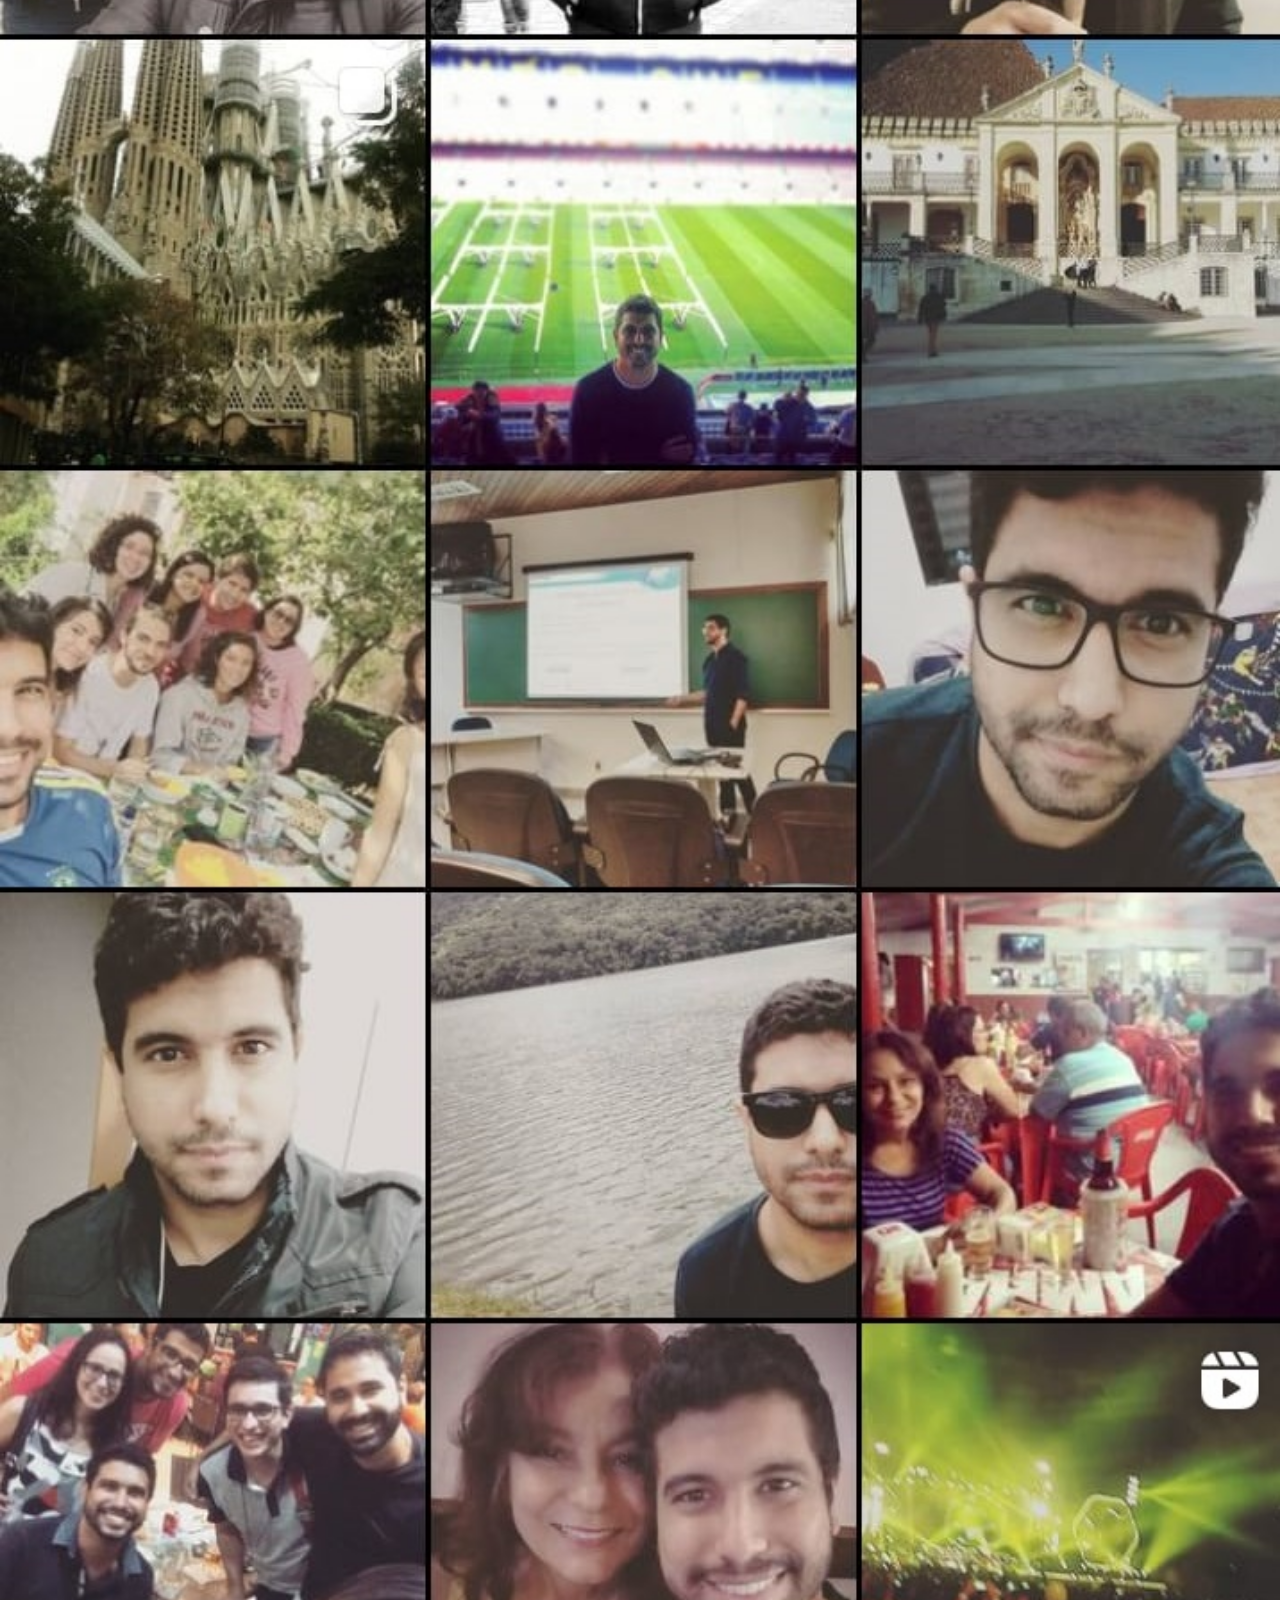
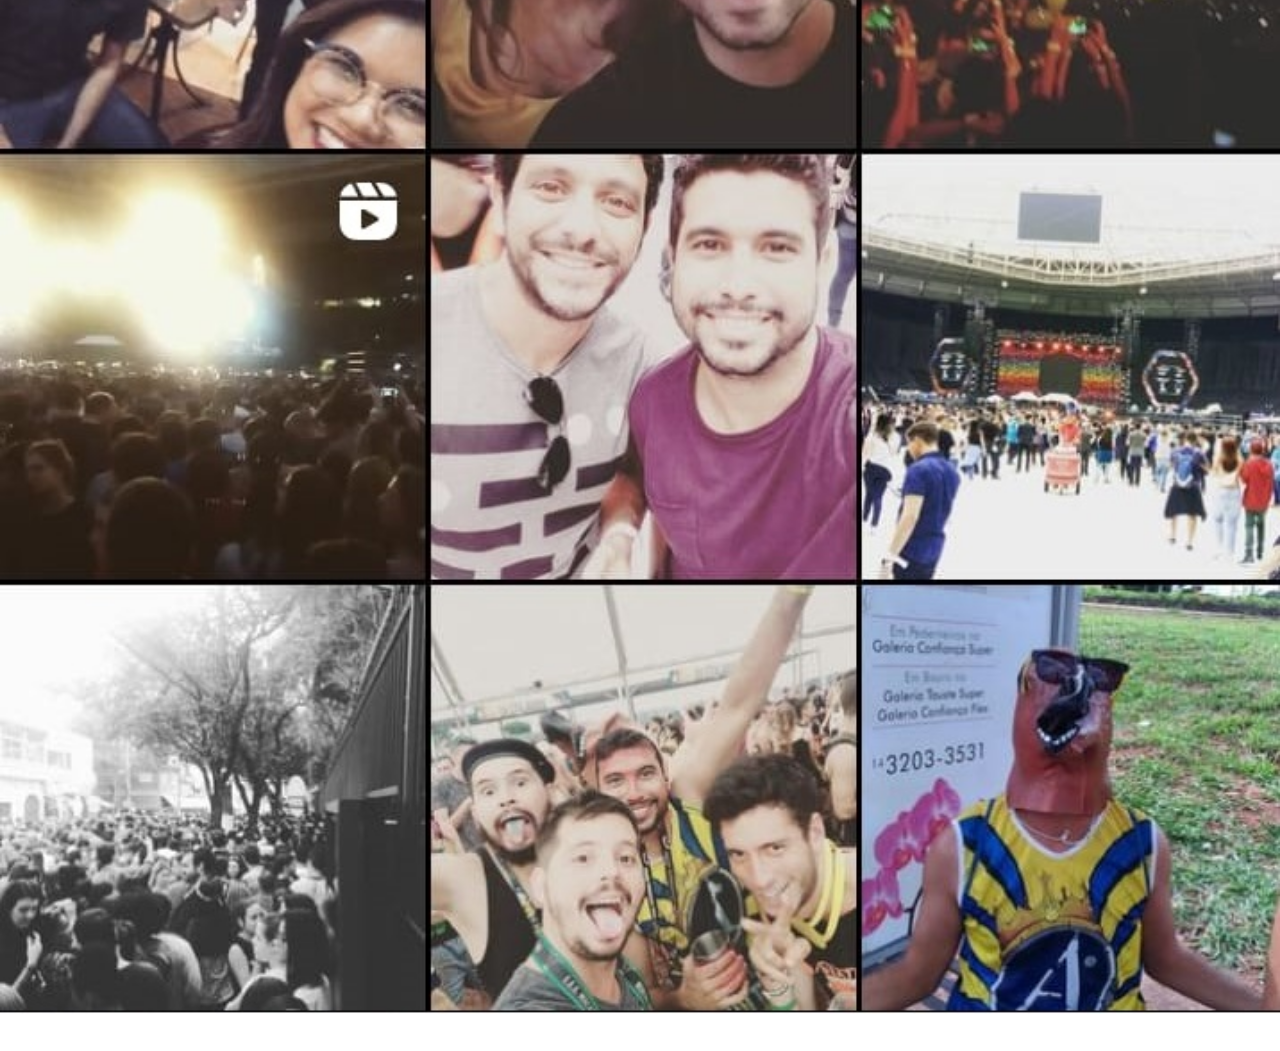
<file: instagram.html>
<!DOCTYPE html>
<html lang="pt-br">
<head>
    <meta charset="UTF-8">
    <meta http-equiv="X-UA-Compatible" content="IE=edge">
    <meta name="viewport" content="width=device-width, initial-scale=1.0">
    <title>instagram</title>
    <link rel="stylesheet" href="estilos/social.css">
</head>
<body>
    <img src="imagens/insta.jpg" alt="instagram">
    <a href="https://www.instagram.com/b.brrt/">ACESSE</a>
</body>
</html>
</file>
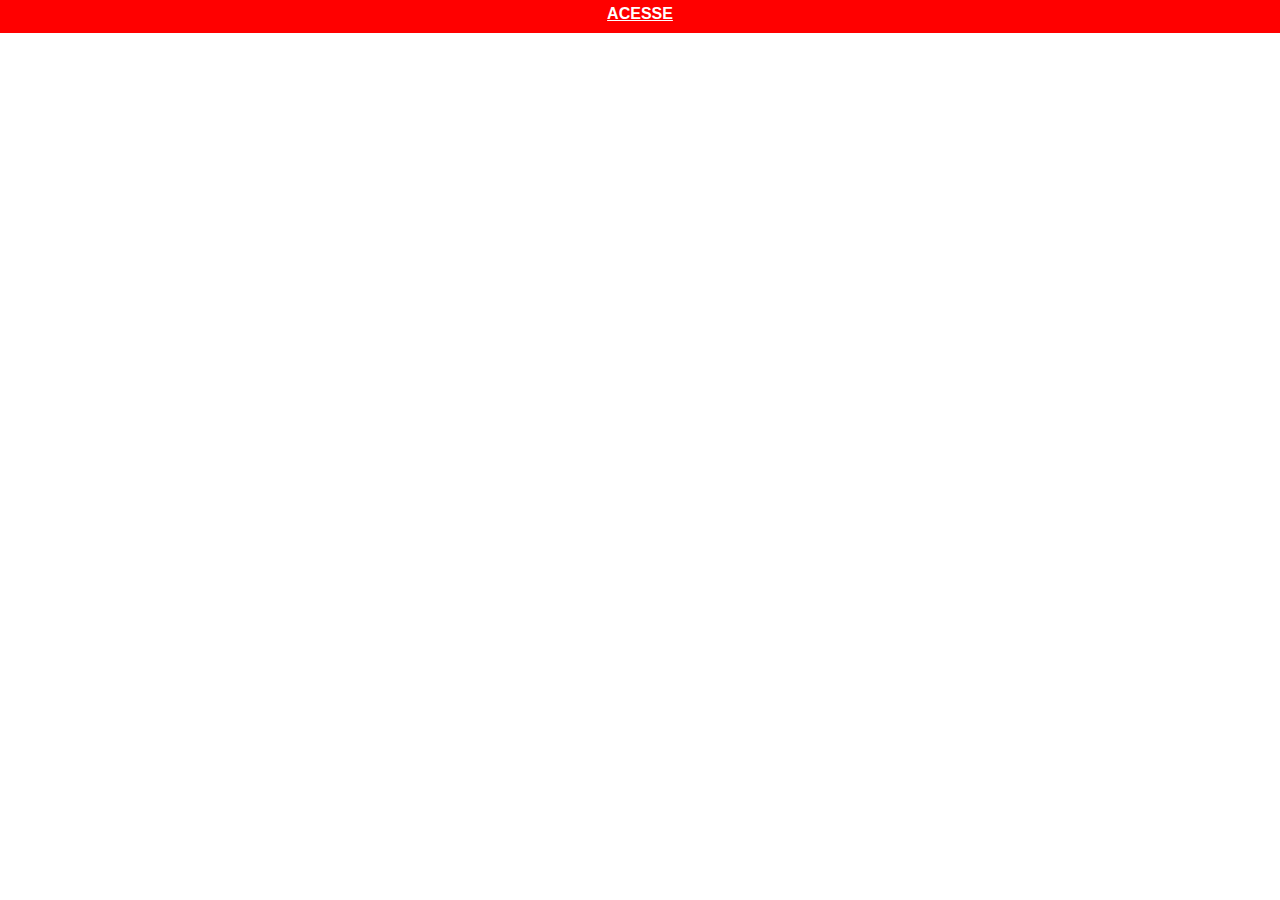
<file: linkedin.html>
<!DOCTYPE html>
<html lang="pt-br">
<head>
    <meta charset="UTF-8">
    <meta http-equiv="X-UA-Compatible" content="IE=edge">
    <meta name="viewport" content="width=device-width, initial-scale=1.0">
    <title>instagram</title>
    <link rel="stylesheet" href="estilos/social.css">
</head>
<body>
    <a href="alternativo.html">ACESSE</a>
</body>
</html>
</file>
<file: estilos/style.css>
@charset "UTF-8";

* {
    padding: 0px;
    margin: 0px;
    box-sizing: border-box;
}

html, body {
    width: 100vw;
    height: 100vh;
}

body {
    background-image: url('../imagens/fundo-madeira.jpg');
    background-repeat: no-repeat;
    background-position: top center;
    background-attachment: fixed;
    background-size: cover;
    position: relative;
}

section#telefone {
    background-image: url('../imagens/frame-iphone.png');
    background-repeat: no-repeat;
    width: 311px;
    height: 627px;
    position: absolute;
    top: 50%;
    left: 50%;
    transform: translate(-50%, -50%);
}

iframe#tela {
    width: 267px;
    height: 471px;
    position: relative;
    top: 80px;
    left: 22px;
    border-radius: 2px;
    background-color: brown;
}

section#botoes {
    text-align: right;
}

section#botoes img{
    width: 50px;
    border-radius: 50%;
    margin: 10px;
    box-shadow: 2px 2px 5px rgba(0, 0, 0, 0.295);
    transform: translate(2px, 2px);
    
}

section#botoes img:hover {
    border: 1px solid white;
    transform: translate(-2px, -2px);
    box-shadow: 2px 2px 8px black;
    transition: transform .3s;   
}
</file>
<file: estilos/social.css>
@charset "UTF-8";

*{
    padding: 0px;
    margin: 0px;
    
}

img {
    width: 100vw;
    box-sizing: border-box;
}

h1 {
    text-align: center;
    color: white;
    font-size: 0.8em;
    padding-top: 100px;
}

::-webkit-scrollbar {
    width: 0px;
    height: 0px;
}

a {
    display: block;
    text-decoration: none;
    color: white;
    font-family: arial;
    font-weight: bolder;
    text-align: center;
    padding: 10px;
    margin-top: -5px;
}

a:hover {
    text-decoration: underline;
    background-color: red;            
}
</file>
